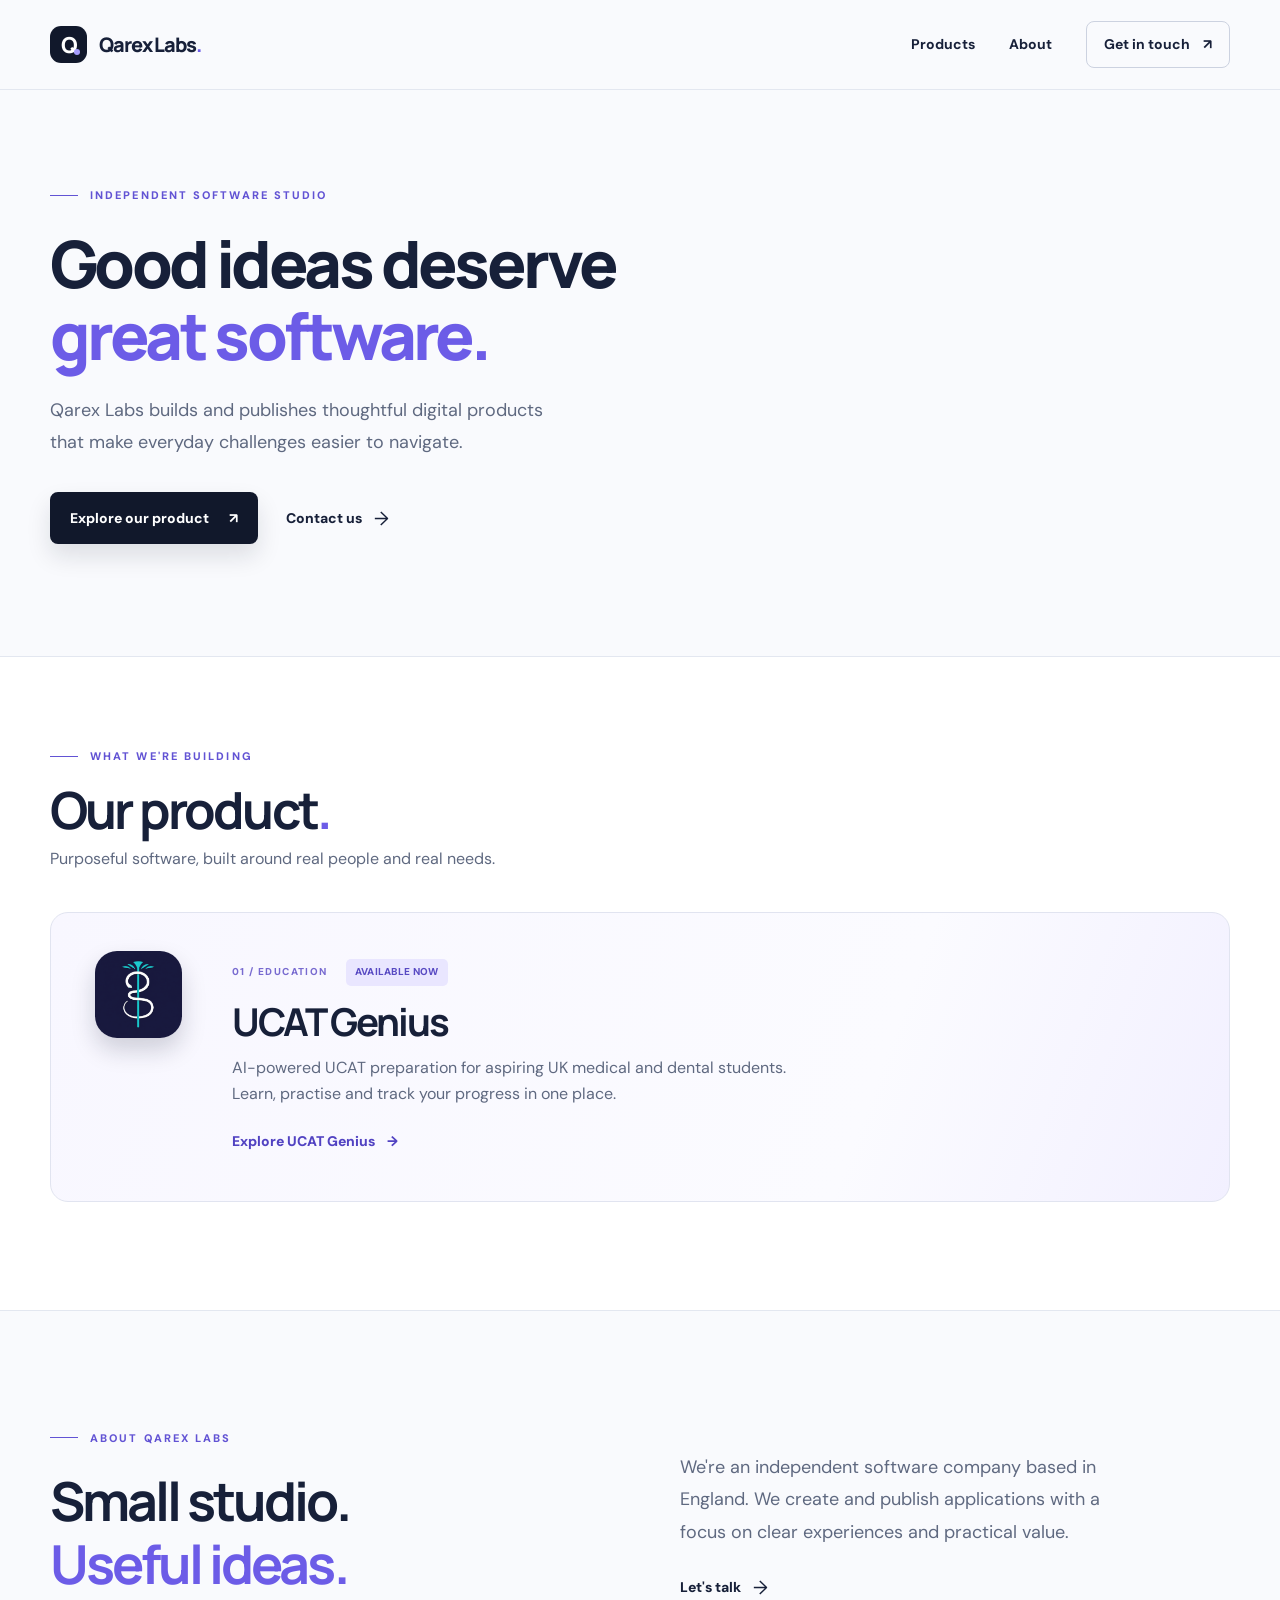
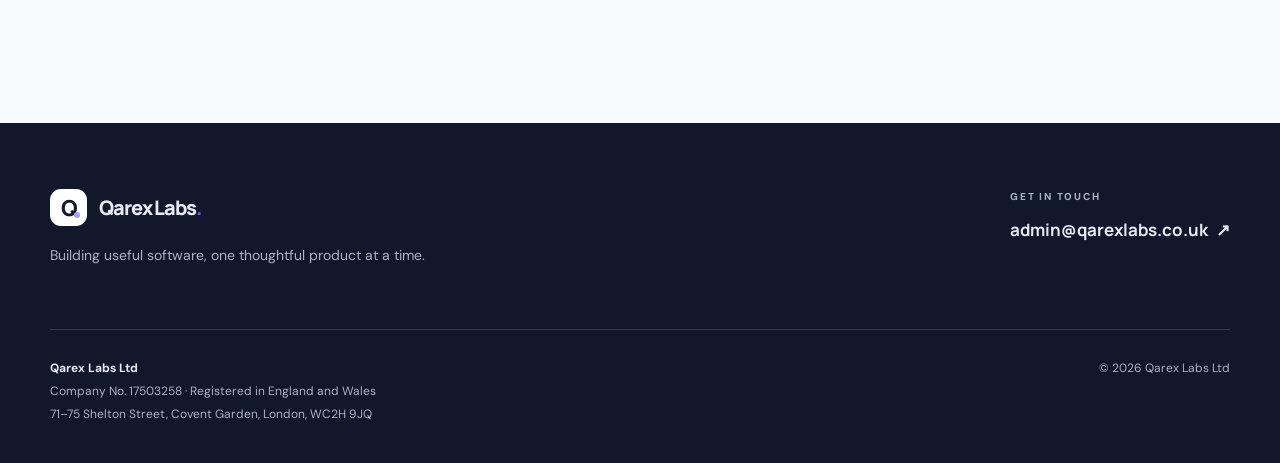
<file: index.html>
<!doctype html>
<html lang="en-GB">
  <head>
    <meta charset="utf-8">
    <meta name="viewport" content="width=device-width, initial-scale=1">
    <meta name="theme-color" content="#11182b">
    <meta name="description" content="Qarex Labs Ltd builds and publishes useful software products, including UCAT Genius.">
    <meta property="og:type" content="website">
    <meta property="og:title" content="Qarex Labs — Independent software studio">
    <meta property="og:description" content="We build and publish useful software products.">
    <meta property="og:url" content="https://qarexlabs.co.uk/">
    <link rel="canonical" href="https://qarexlabs.co.uk/">
    <link rel="icon" type="image/svg+xml" href="favicon.svg">
    <link rel="stylesheet" href="style.css">
    <title>Qarex Labs — Independent software studio</title>
  </head>
  <body>
    <a class="skip-link" href="#main">Skip to content</a>

    <header class="site-header">
      <div class="container header-inner">
        <a class="brand" href="/" aria-label="Qarex Labs home">
          <span class="brand-mark" aria-hidden="true">Q<span></span></span>
          <span>Qarex Labs<span class="brand-dot">.</span></span>
        </a>
        <nav class="site-nav" aria-label="Main navigation">
          <details class="nav-products">
            <summary>Products</summary>
            <div class="nav-products-menu">
              <a href="/ucatgenius">UCAT Genius</a>
            </div>
          </details>
          <a href="#about">About</a>
          <a class="nav-contact" href="mailto:admin@qarexlabs.co.uk">Get in touch <span aria-hidden="true">↗</span></a>
        </nav>
      </div>
    </header>

    <main id="main">
      <section class="hero container" aria-labelledby="hero-title">
        <div class="hero-copy">
          <p class="eyebrow"><span class="eyebrow-line"></span> Independent software studio</p>
          <h1 id="hero-title">Good ideas deserve <em>great software.</em></h1>
          <p class="hero-lead">Qarex Labs builds and publishes thoughtful digital products that make everyday challenges easier to navigate.</p>
          <div class="hero-actions">
            <a class="button button-primary" href="#product">Explore our product <span aria-hidden="true">↗</span></a>
            <a class="text-link" href="mailto:admin@qarexlabs.co.uk">Contact us <span aria-hidden="true">→</span></a>
          </div>
        </div>
      </section>

      <section class="product-section" id="product" aria-labelledby="product-title">
        <div class="container">
          <div class="section-heading">
            <p class="eyebrow"><span class="eyebrow-line"></span> What we're building</p>
            <h2 id="product-title">Our product<span class="accent">.</span></h2>
            <p>Purposeful software, built around real people and real needs.</p>
          </div>
          <article class="product-card">
            <div class="product-icon" aria-hidden="true"><img src="/ucatgenius-icon.png" alt=""></div>
            <div class="product-content">
              <div class="product-meta"><span>01 / EDUCATION</span><span class="product-status">Available now</span></div>
              <h3>UCAT Genius</h3>
              <p>AI-powered UCAT preparation for aspiring UK medical and dental students. Learn, practise and track your progress in one place.</p>
              <a class="product-link" href="/ucatgenius">Explore UCAT Genius <span aria-hidden="true">→</span></a>
            </div>
          </article>
        </div>
      </section>

      <section class="about-section container" id="about" aria-labelledby="about-title">
        <div>
          <p class="eyebrow"><span class="eyebrow-line"></span> About Qarex Labs</p>
          <h2 id="about-title">Small studio.<br><em>Useful ideas.</em></h2>
        </div>
        <div class="about-copy">
          <p>We're an independent software company based in England. We create and publish applications with a focus on clear experiences and practical value.</p>
          <a class="text-link" href="mailto:admin@qarexlabs.co.uk">Let's talk <span aria-hidden="true">→</span></a>
        </div>
      </section>
    </main>

    <footer class="site-footer">
      <div class="container footer-top">
        <div>
          <a class="brand footer-brand" href="/" aria-label="Qarex Labs home">
            <span class="brand-mark" aria-hidden="true">Q<span></span></span>
            <span>Qarex Labs<span class="brand-dot">.</span></span>
          </a>
          <p>Building useful software, one thoughtful product at a time.</p>
        </div>
        <div class="footer-contact">
          <span>GET IN TOUCH</span>
          <a href="mailto:admin@qarexlabs.co.uk">admin@qarexlabs.co.uk <span aria-hidden="true">↗</span></a>
        </div>
      </div>
      <div class="container footer-bottom">
        <div>
          <strong>Qarex Labs Ltd</strong>
          <span><a class="company-link" href="https://find-and-update.company-information.service.gov.uk/company/17503258">Company No. 17503258</a> · Registered in England and Wales</span>
          <address>71–75 Shelton Street, Covent Garden, London, WC2H 9JQ</address>
        </div>
        <div class="footer-end">
          <span>© 2026 Qarex Labs Ltd</span>
        </div>
      </div>
    </footer>
    <script src="/products-menu.js"></script>
  </body>
</html>
</file>
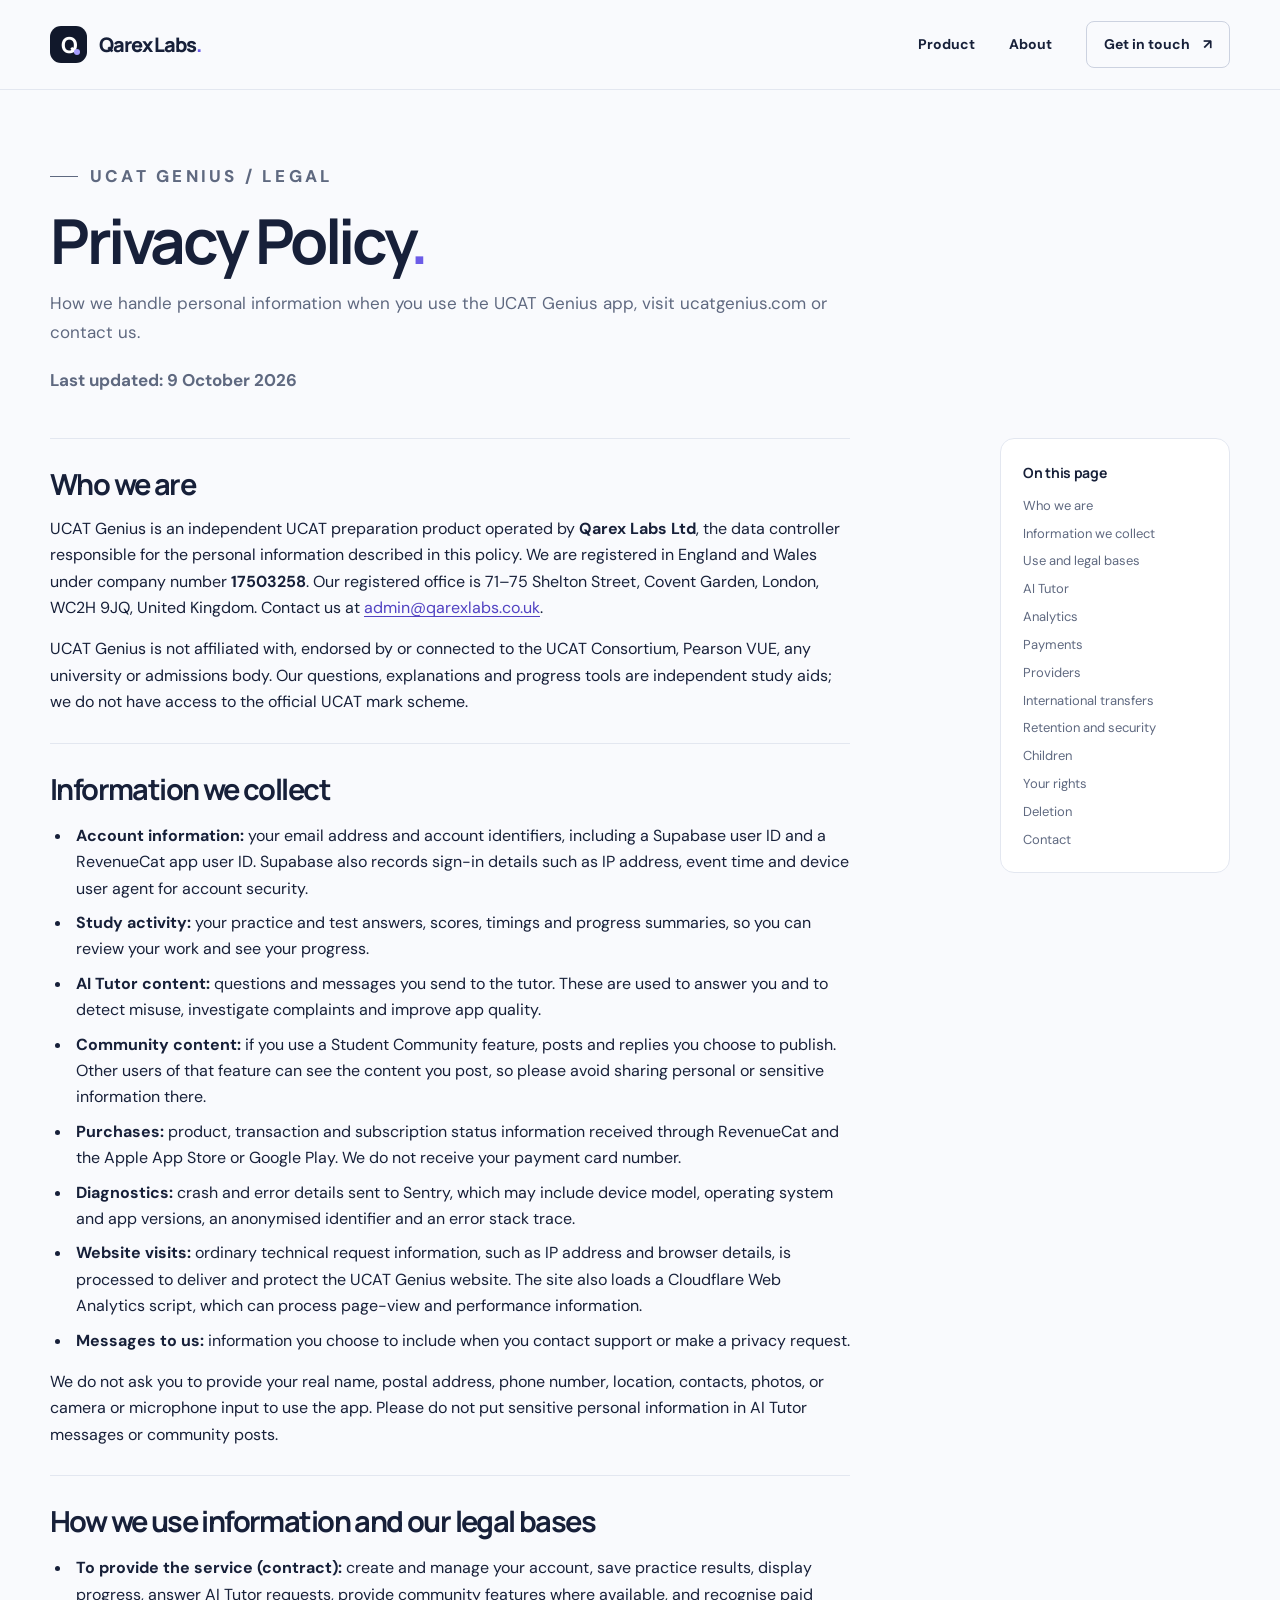
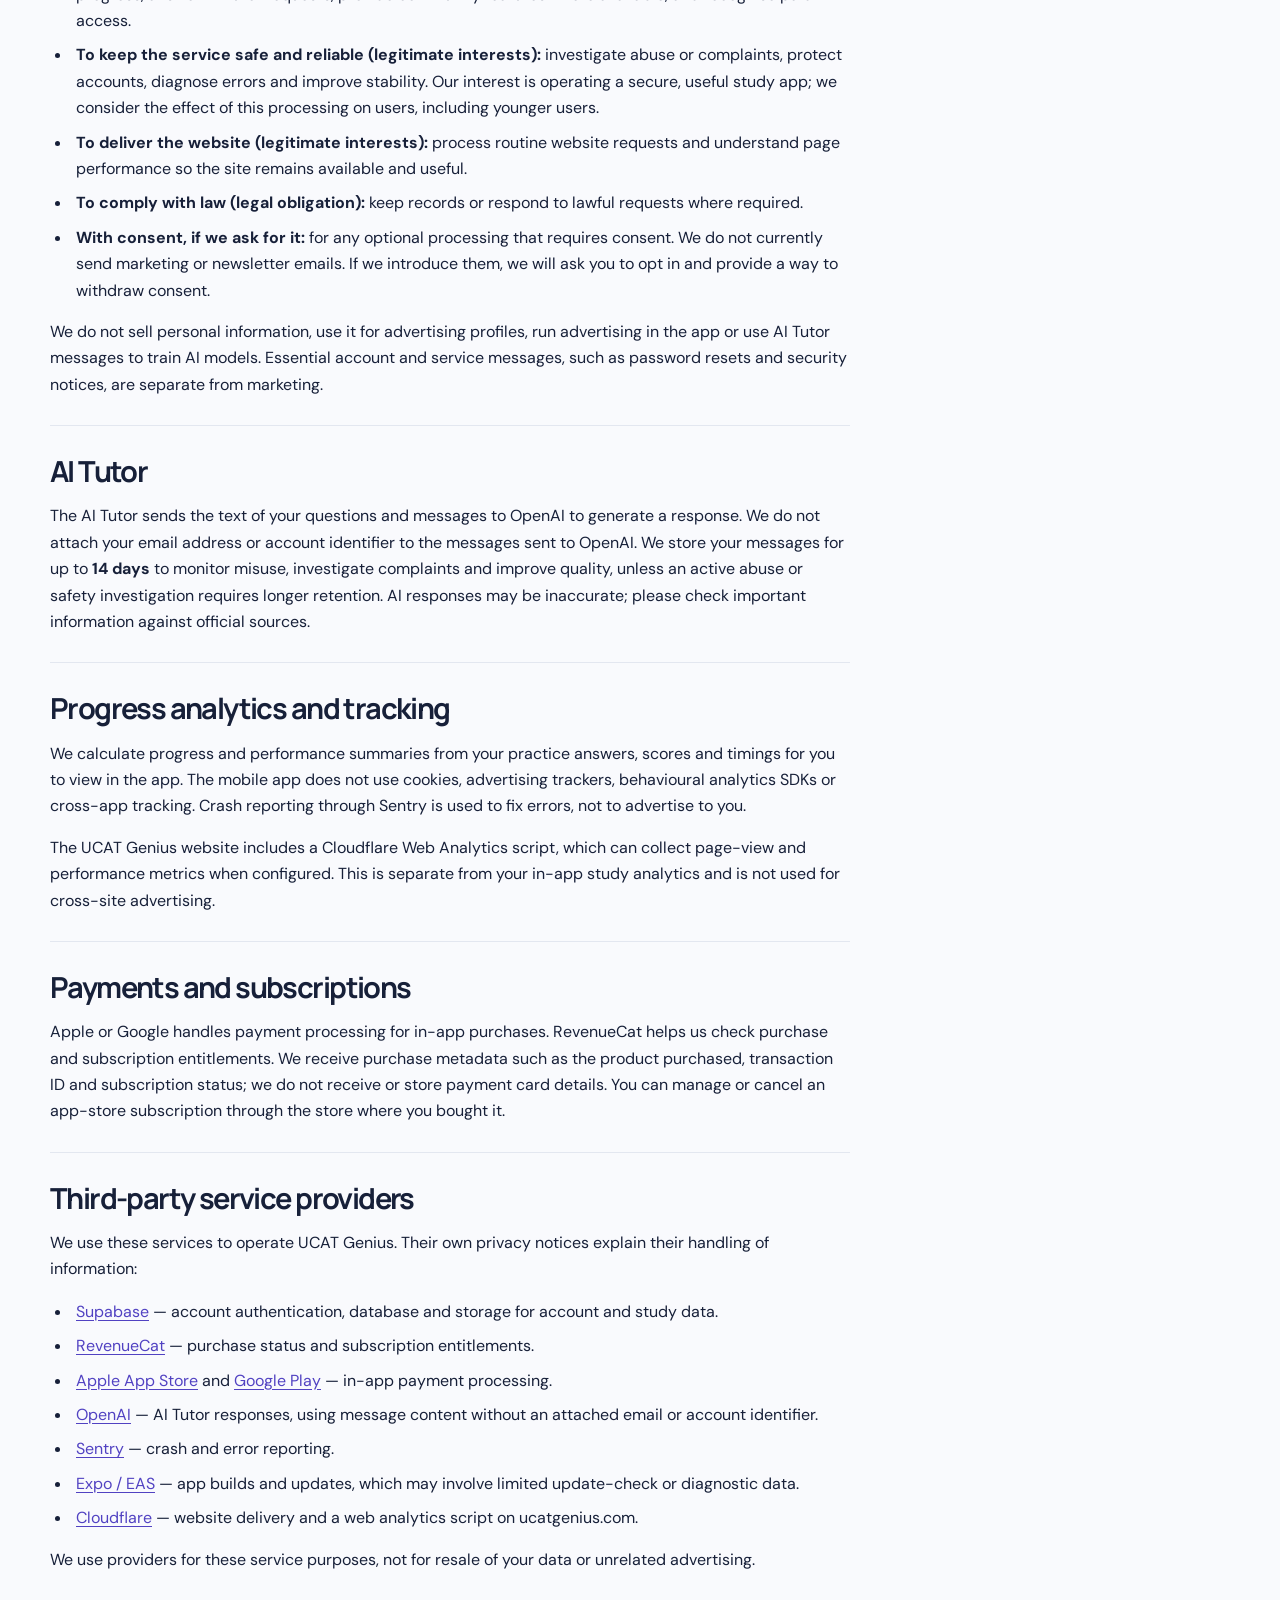
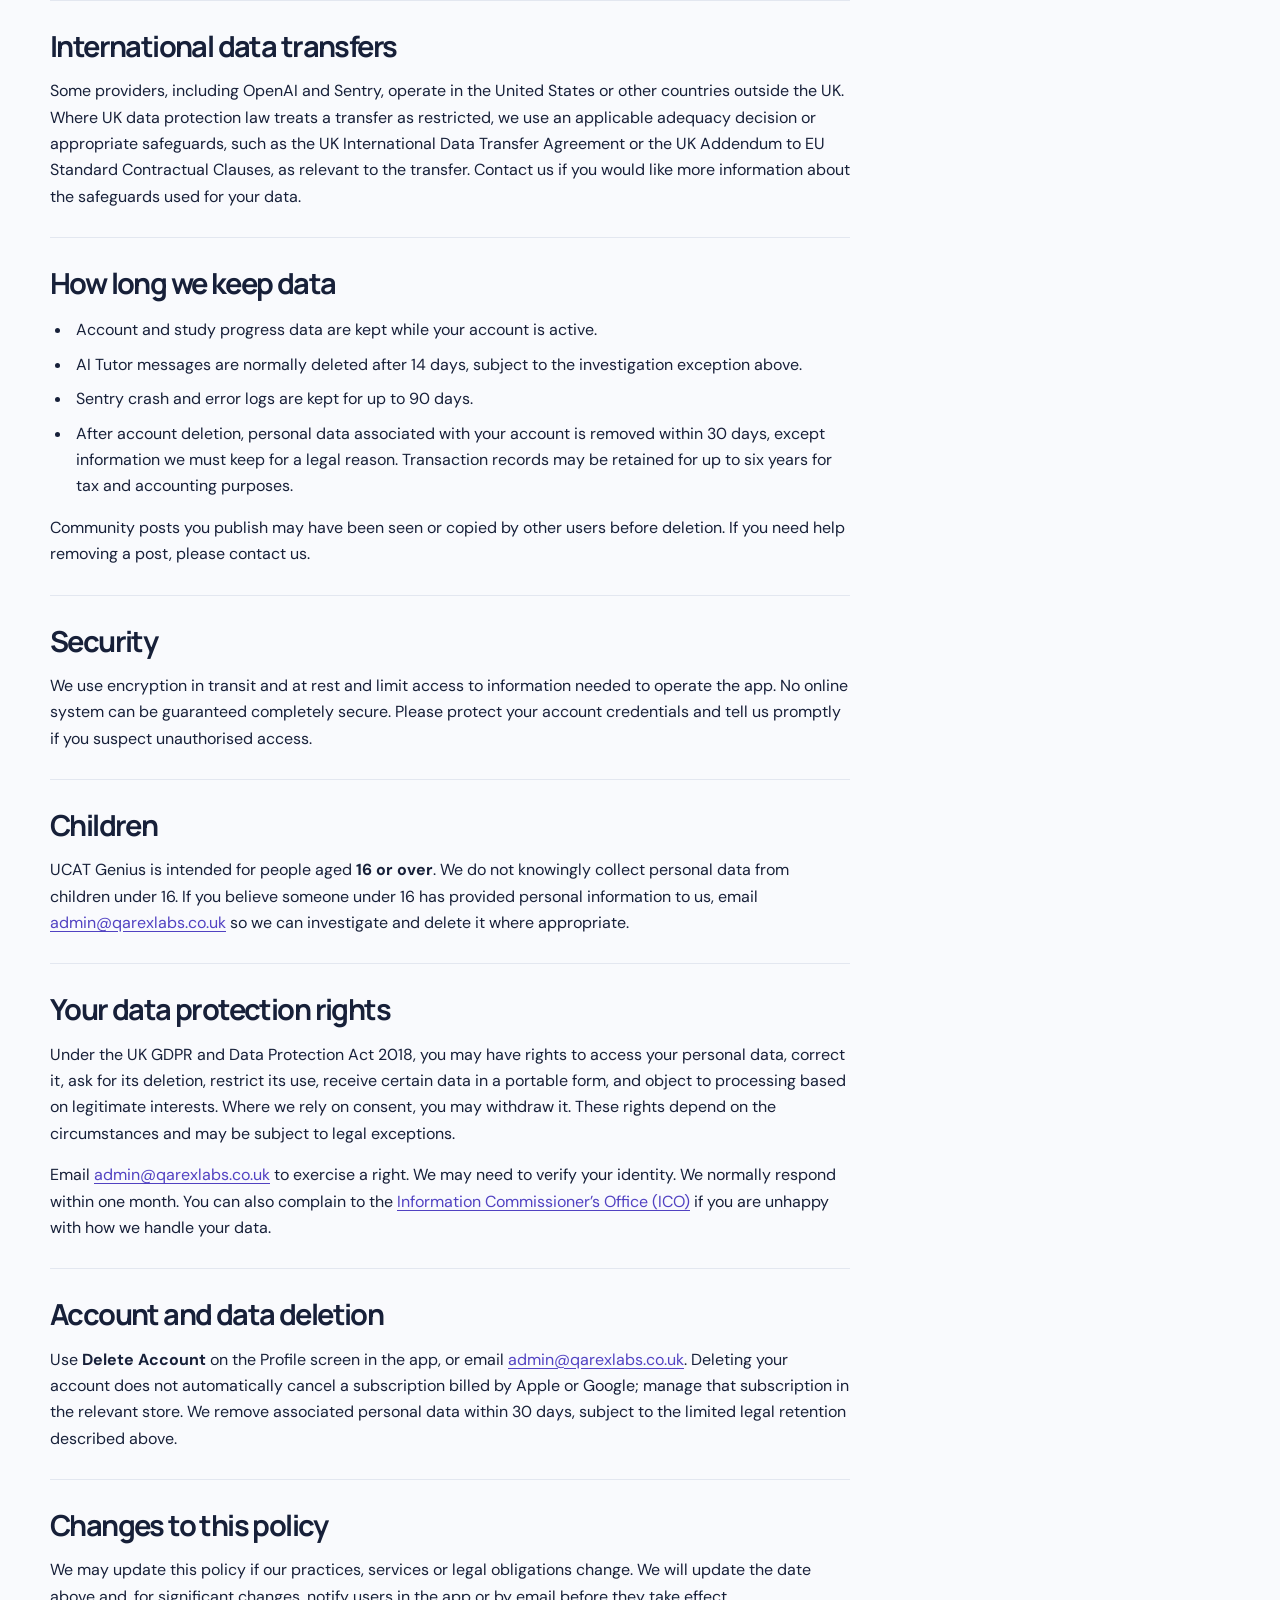
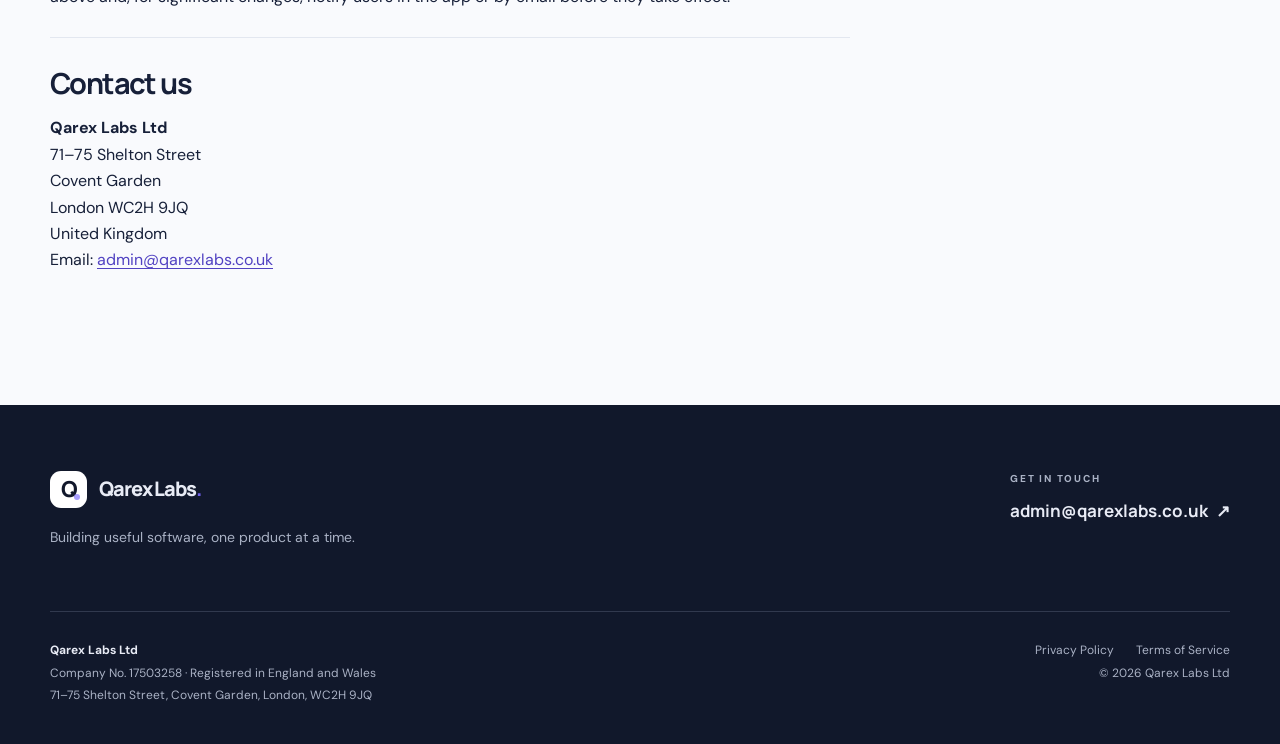
<file: privacy.html>
<!doctype html>
<html lang="en-GB">
  <head>
    <meta charset="utf-8">
    <meta name="viewport" content="width=device-width, initial-scale=1">
    <meta name="theme-color" content="#11182b">
    <meta name="description" content="How Qarex Labs Ltd handles personal data when you use UCAT Genius.">
    <link rel="canonical" href="https://qarexlabs.co.uk/privacy">
    <link rel="icon" type="image/svg+xml" href="/favicon.svg">
    <link rel="stylesheet" href="/style.css">
    <title>Privacy Policy | UCAT Genius | Qarex Labs</title>
  </head>
  <body>
    <a class="skip-link" href="#main">Skip to content</a>
    <header class="site-header">
      <div class="container header-inner">
        <a class="brand" href="/" aria-label="Qarex Labs home">
          <span class="brand-mark" aria-hidden="true">Q<span></span></span>
          <span>Qarex Labs<span class="brand-dot">.</span></span>
        </a>
        <nav class="site-nav" aria-label="Main navigation">
          <a href="/#product">Product</a>
          <a href="/#about">About</a>
          <a class="nav-contact" href="mailto:admin@qarexlabs.co.uk">Get in touch <span aria-hidden="true">↗</span></a>
        </nav>
      </div>
    </header>

    <main id="main" class="legal-page container">
      <div class="legal-intro">
        <p class="eyebrow"><span class="eyebrow-line"></span> UCAT Genius / Legal</p>
        <h1>Privacy Policy<span class="accent">.</span></h1>
        <p>How we handle personal information when you use the UCAT Genius app, visit <a href="https://ucatgenius.com/">ucatgenius.com</a> or contact us.</p>
        <p class="legal-updated">Last updated: <time datetime="2026-10-09">9 October 2026</time></p>
      </div>
      <div class="legal-layout">
        <article class="legal-content">
          <section id="who-we-are">
            <h2>Who we are</h2>
            <p>UCAT Genius is an independent UCAT preparation product operated by <strong>Qarex Labs Ltd</strong>, the data controller responsible for the personal information described in this policy. We are registered in England and Wales under company number <strong>17503258</strong>. Our registered office is 71–75 Shelton Street, Covent Garden, London, WC2H 9JQ, United Kingdom. Contact us at <a href="mailto:admin@qarexlabs.co.uk">admin@qarexlabs.co.uk</a>.</p>
            <p>UCAT Genius is not affiliated with, endorsed by or connected to the UCAT Consortium, Pearson VUE, any university or admissions body. Our questions, explanations and progress tools are independent study aids; we do not have access to the official UCAT mark scheme.</p>
          </section>

          <section id="information">
            <h2>Information we collect</h2>
            <ul>
              <li><strong>Account information:</strong> your email address and account identifiers, including a Supabase user ID and a RevenueCat app user ID. Supabase also records sign-in details such as IP address, event time and device user agent for account security.</li>
              <li><strong>Study activity:</strong> your practice and test answers, scores, timings and progress summaries, so you can review your work and see your progress.</li>
              <li><strong>AI Tutor content:</strong> questions and messages you send to the tutor. These are used to answer you and to detect misuse, investigate complaints and improve app quality.</li>
              <li><strong>Community content:</strong> if you use a Student Community feature, posts and replies you choose to publish. Other users of that feature can see the content you post, so please avoid sharing personal or sensitive information there.</li>
              <li><strong>Purchases:</strong> product, transaction and subscription status information received through RevenueCat and the Apple App Store or Google Play. We do not receive your payment card number.</li>
              <li><strong>Diagnostics:</strong> crash and error details sent to Sentry, which may include device model, operating system and app versions, an anonymised identifier and an error stack trace.</li>
              <li><strong>Website visits:</strong> ordinary technical request information, such as IP address and browser details, is processed to deliver and protect the UCAT Genius website. The site also loads a Cloudflare Web Analytics script, which can process page-view and performance information.</li>
              <li><strong>Messages to us:</strong> information you choose to include when you contact support or make a privacy request.</li>
            </ul>
            <p>We do not ask you to provide your real name, postal address, phone number, location, contacts, photos, or camera or microphone input to use the app. Please do not put sensitive personal information in AI Tutor messages or community posts.</p>
          </section>

          <section id="use-and-bases">
            <h2>How we use information and our legal bases</h2>
            <ul>
              <li><strong>To provide the service (contract):</strong> create and manage your account, save practice results, display progress, answer AI Tutor requests, provide community features where available, and recognise paid access.</li>
              <li><strong>To keep the service safe and reliable (legitimate interests):</strong> investigate abuse or complaints, protect accounts, diagnose errors and improve stability. Our interest is operating a secure, useful study app; we consider the effect of this processing on users, including younger users.</li>
              <li><strong>To deliver the website (legitimate interests):</strong> process routine website requests and understand page performance so the site remains available and useful.</li>
              <li><strong>To comply with law (legal obligation):</strong> keep records or respond to lawful requests where required.</li>
              <li><strong>With consent, if we ask for it:</strong> for any optional processing that requires consent. We do not currently send marketing or newsletter emails. If we introduce them, we will ask you to opt in and provide a way to withdraw consent.</li>
            </ul>
            <p>We do not sell personal information, use it for advertising profiles, run advertising in the app or use AI Tutor messages to train AI models. Essential account and service messages, such as password resets and security notices, are separate from marketing.</p>
          </section>

          <section id="ai">
            <h2>AI Tutor</h2>
            <p>The AI Tutor sends the text of your questions and messages to OpenAI to generate a response. We do not attach your email address or account identifier to the messages sent to OpenAI. We store your messages for up to <strong>14 days</strong> to monitor misuse, investigate complaints and improve quality, unless an active abuse or safety investigation requires longer retention. AI responses may be inaccurate; please check important information against official sources.</p>
          </section>

          <section id="analytics">
            <h2>Progress analytics and tracking</h2>
            <p>We calculate progress and performance summaries from your practice answers, scores and timings for you to view in the app. The mobile app does not use cookies, advertising trackers, behavioural analytics SDKs or cross-app tracking. Crash reporting through Sentry is used to fix errors, not to advertise to you.</p>
            <p>The UCAT Genius website includes a Cloudflare Web Analytics script, which can collect page-view and performance metrics when configured. This is separate from your in-app study analytics and is not used for cross-site advertising.</p>
          </section>

          <section id="payments">
            <h2>Payments and subscriptions</h2>
            <p>Apple or Google handles payment processing for in-app purchases. RevenueCat helps us check purchase and subscription entitlements. We receive purchase metadata such as the product purchased, transaction ID and subscription status; we do not receive or store payment card details. You can manage or cancel an app-store subscription through the store where you bought it.</p>
          </section>

          <section id="providers">
            <h2>Third-party service providers</h2>
            <p>We use these services to operate UCAT Genius. Their own privacy notices explain their handling of information:</p>
            <ul>
              <li><a href="https://supabase.com/privacy">Supabase</a> — account authentication, database and storage for account and study data.</li>
              <li><a href="https://www.revenuecat.com/privacy">RevenueCat</a> — purchase status and subscription entitlements.</li>
              <li><a href="https://www.apple.com/legal/privacy/">Apple App Store</a> and <a href="https://policies.google.com/privacy">Google Play</a> — in-app payment processing.</li>
              <li><a href="https://openai.com/policies/privacy-policy/">OpenAI</a> — AI Tutor responses, using message content without an attached email or account identifier.</li>
              <li><a href="https://sentry.io/privacy/">Sentry</a> — crash and error reporting.</li>
              <li><a href="https://expo.dev/privacy">Expo / EAS</a> — app builds and updates, which may involve limited update-check or diagnostic data.</li>
              <li><a href="https://www.cloudflare.com/privacypolicy/">Cloudflare</a> — website delivery and a web analytics script on ucatgenius.com.</li>
            </ul>
            <p>We use providers for these service purposes, not for resale of your data or unrelated advertising.</p>
          </section>

          <section id="transfers">
            <h2>International data transfers</h2>
            <p>Some providers, including OpenAI and Sentry, operate in the United States or other countries outside the UK. Where UK data protection law treats a transfer as restricted, we use an applicable adequacy decision or appropriate safeguards, such as the UK International Data Transfer Agreement or the UK Addendum to EU Standard Contractual Clauses, as relevant to the transfer. Contact us if you would like more information about the safeguards used for your data.</p>
          </section>

          <section id="retention">
            <h2>How long we keep data</h2>
            <ul>
              <li>Account and study progress data are kept while your account is active.</li>
              <li>AI Tutor messages are normally deleted after 14 days, subject to the investigation exception above.</li>
              <li>Sentry crash and error logs are kept for up to 90 days.</li>
              <li>After account deletion, personal data associated with your account is removed within 30 days, except information we must keep for a legal reason. Transaction records may be retained for up to six years for tax and accounting purposes.</li>
            </ul>
            <p>Community posts you publish may have been seen or copied by other users before deletion. If you need help removing a post, please contact us.</p>
          </section>

          <section id="security">
            <h2>Security</h2>
            <p>We use encryption in transit and at rest and limit access to information needed to operate the app. No online system can be guaranteed completely secure. Please protect your account credentials and tell us promptly if you suspect unauthorised access.</p>
          </section>

          <section id="children">
            <h2>Children</h2>
            <p>UCAT Genius is intended for people aged <strong>16 or over</strong>. We do not knowingly collect personal data from children under 16. If you believe someone under 16 has provided personal information to us, email <a href="mailto:admin@qarexlabs.co.uk">admin@qarexlabs.co.uk</a> so we can investigate and delete it where appropriate.</p>
          </section>

          <section id="rights">
            <h2>Your data protection rights</h2>
            <p>Under the UK GDPR and Data Protection Act 2018, you may have rights to access your personal data, correct it, ask for its deletion, restrict its use, receive certain data in a portable form, and object to processing based on legitimate interests. Where we rely on consent, you may withdraw it. These rights depend on the circumstances and may be subject to legal exceptions.</p>
            <p>Email <a href="mailto:admin@qarexlabs.co.uk">admin@qarexlabs.co.uk</a> to exercise a right. We may need to verify your identity. We normally respond within one month. You can also complain to the <a href="https://ico.org.uk/make-a-complaint/">Information Commissioner’s Office (ICO)</a> if you are unhappy with how we handle your data.</p>
          </section>

          <section id="deletion">
            <h2>Account and data deletion</h2>
            <p>Use <strong>Delete Account</strong> on the Profile screen in the app, or email <a href="mailto:admin@qarexlabs.co.uk">admin@qarexlabs.co.uk</a>. Deleting your account does not automatically cancel a subscription billed by Apple or Google; manage that subscription in the relevant store. We remove associated personal data within 30 days, subject to the limited legal retention described above.</p>
          </section>

          <section id="changes">
            <h2>Changes to this policy</h2>
            <p>We may update this policy if our practices, services or legal obligations change. We will update the date above and, for significant changes, notify users in the app or by email before they take effect.</p>
          </section>

          <section id="contact">
            <h2>Contact us</h2>
            <address><strong>Qarex Labs Ltd</strong><br>71–75 Shelton Street<br>Covent Garden<br>London WC2H 9JQ<br>United Kingdom</address>
            <p>Email: <a href="mailto:admin@qarexlabs.co.uk">admin@qarexlabs.co.uk</a></p>
          </section>
        </article>
        <aside class="legal-aside" aria-label="On this page">
          <h2>On this page</h2>
          <nav aria-label="Privacy Policy sections">
            <a href="#who-we-are">Who we are</a>
            <a href="#information">Information we collect</a>
            <a href="#use-and-bases">Use and legal bases</a>
            <a href="#ai">AI Tutor</a>
            <a href="#analytics">Analytics</a>
            <a href="#payments">Payments</a>
            <a href="#providers">Providers</a>
            <a href="#transfers">International transfers</a>
            <a href="#retention">Retention and security</a>
            <a href="#children">Children</a>
            <a href="#rights">Your rights</a>
            <a href="#deletion">Deletion</a>
            <a href="#contact">Contact</a>
          </nav>
        </aside>
      </div>
    </main>

    <footer class="site-footer">
      <div class="container footer-top">
        <div>
          <a class="brand footer-brand" href="/" aria-label="Qarex Labs home">
            <span class="brand-mark" aria-hidden="true">Q<span></span></span>
            <span>Qarex Labs<span class="brand-dot">.</span></span>
          </a>
          <p>Building useful software, one product at a time.</p>
        </div>
        <div class="footer-contact">
          <span>GET IN TOUCH</span>
          <a href="mailto:admin@qarexlabs.co.uk">admin@qarexlabs.co.uk <span aria-hidden="true">↗</span></a>
        </div>
      </div>
      <div class="container footer-bottom">
        <div>
          <strong>Qarex Labs Ltd</strong>
          <span><a class="company-link" href="https://find-and-update.company-information.service.gov.uk/company/17503258">Company No. 17503258</a> · Registered in England and Wales</span>
          <address>71–75 Shelton Street, Covent Garden, London, WC2H 9JQ</address>
        </div>
        <div class="footer-end">
          <nav class="footer-legal" aria-label="Legal">
            <a href="/privacy" aria-current="page">Privacy Policy</a>
            <a href="/terms">Terms of Service</a>
          </nav>
          <span>© 2026 Qarex Labs Ltd</span>
        </div>
      </div>
    </footer>
  </body>
</html>
</file>
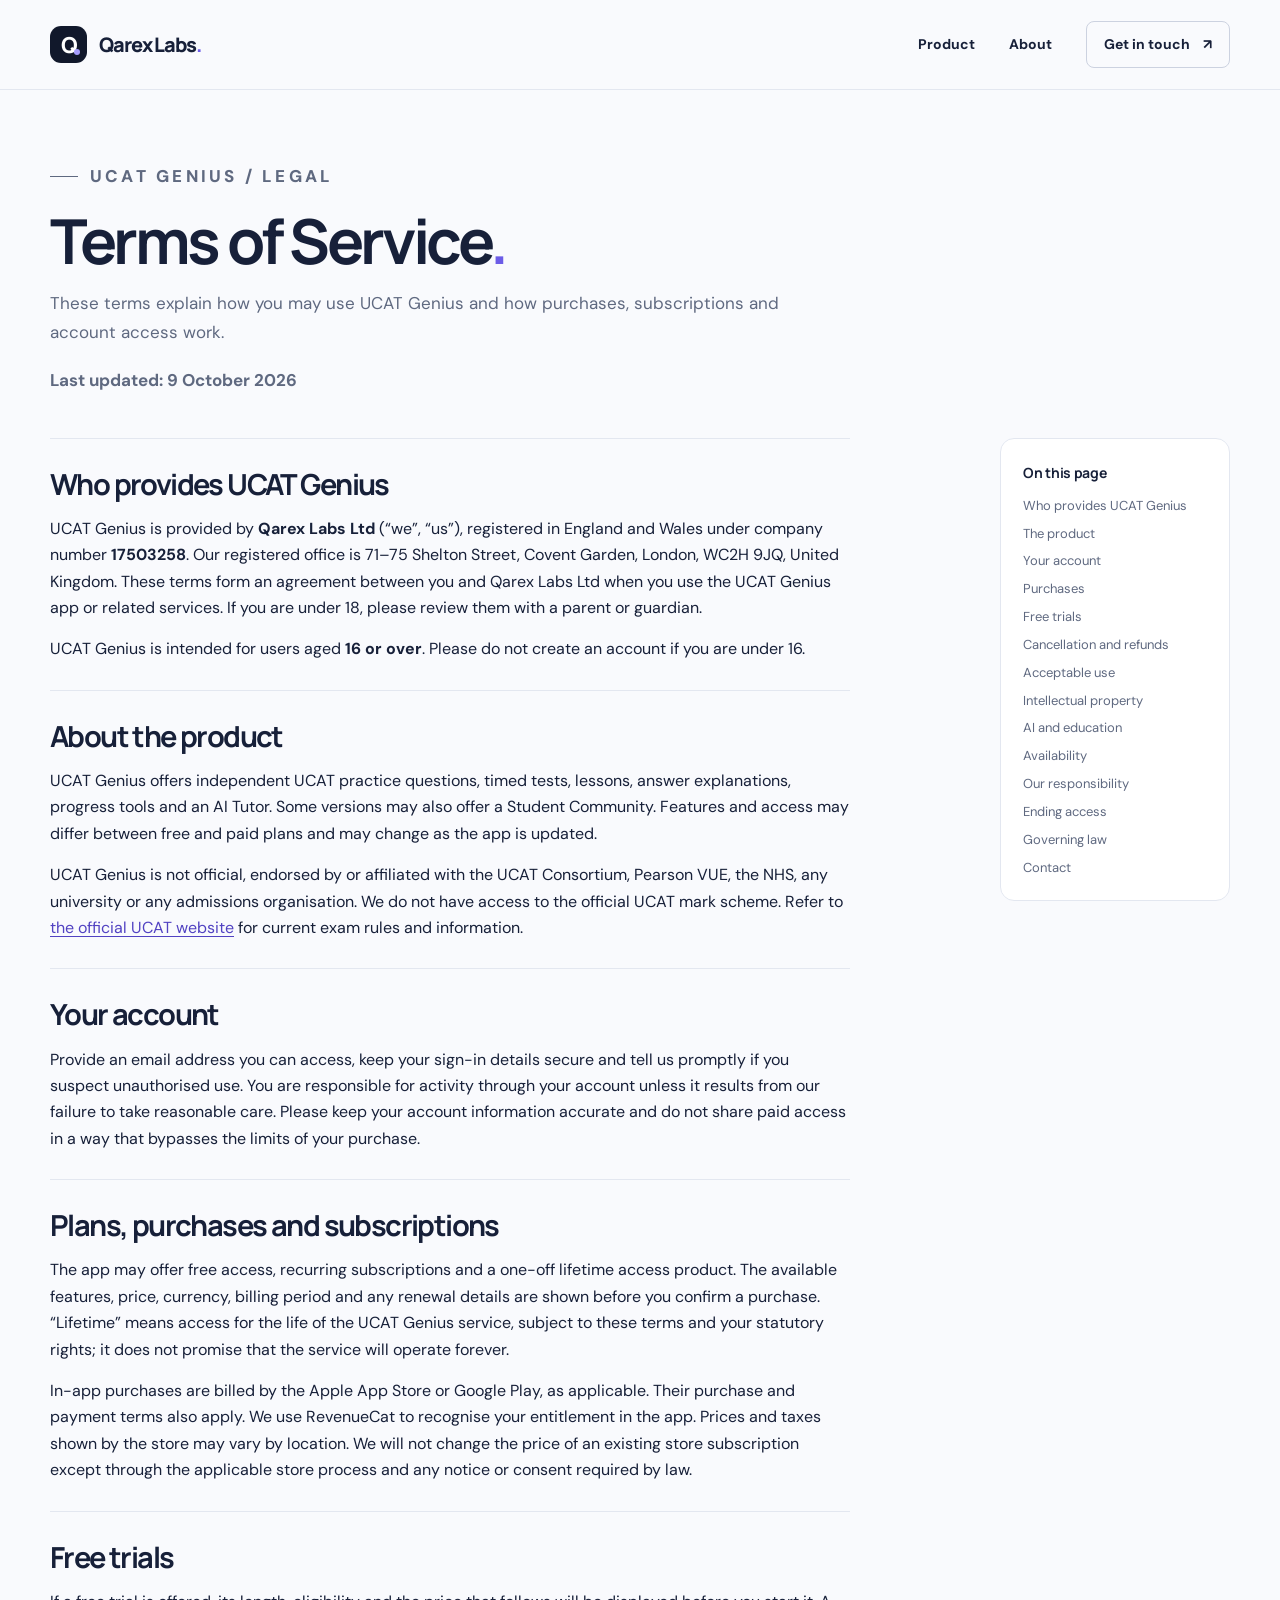
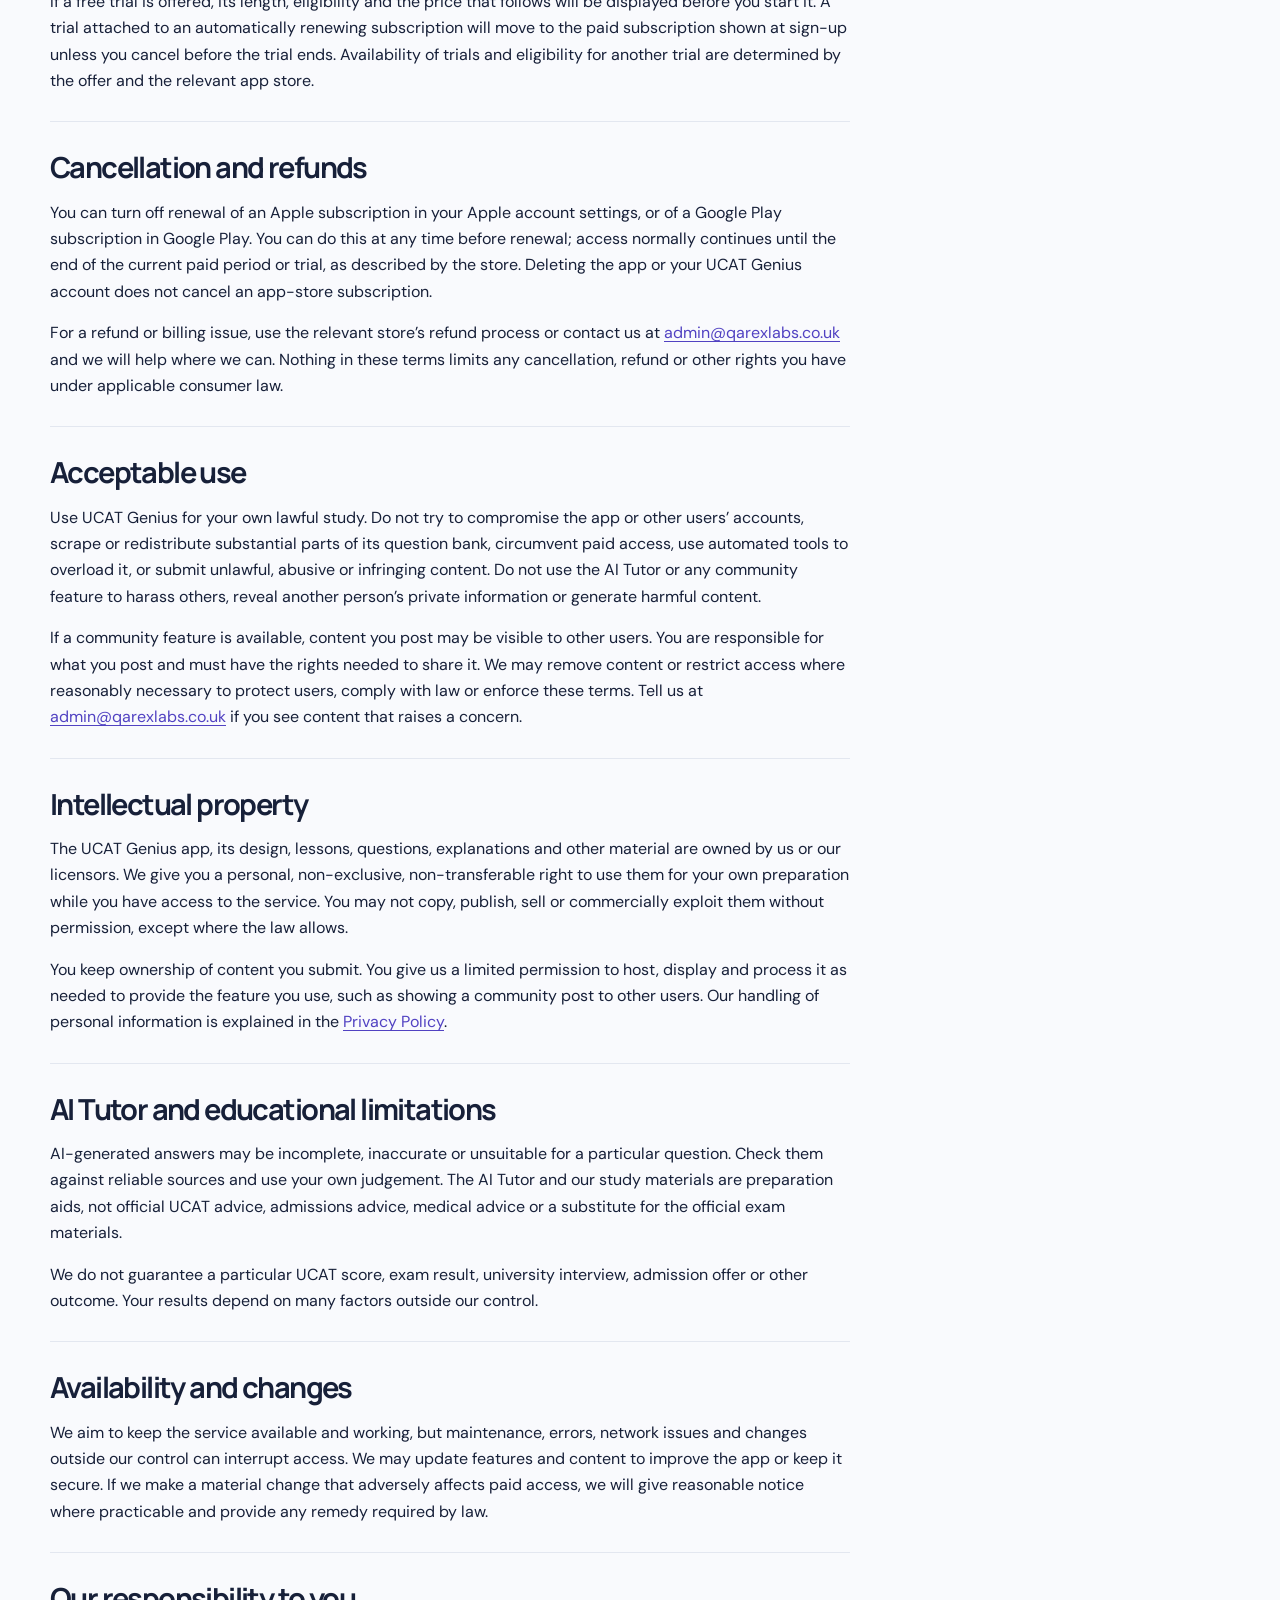
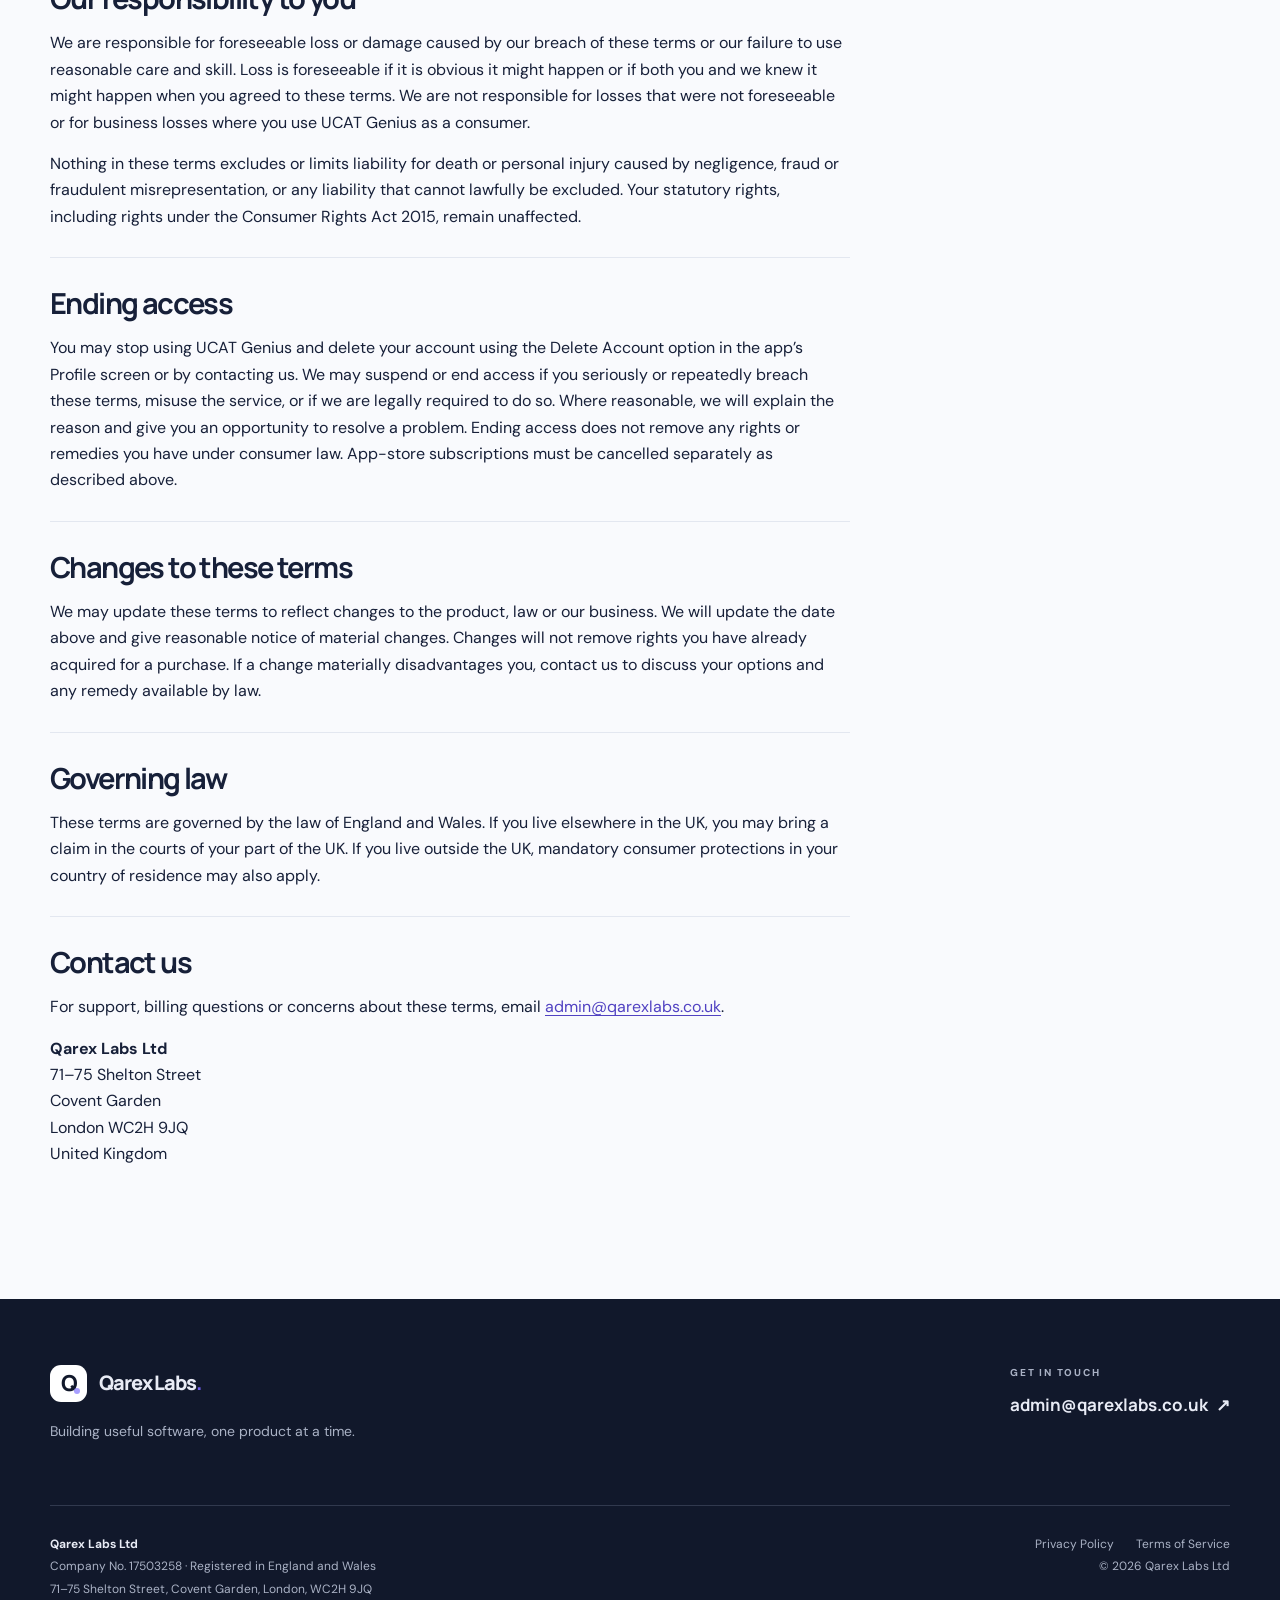
<file: terms.html>
<!doctype html>
<html lang="en-GB">
  <head>
    <meta charset="utf-8">
    <meta name="viewport" content="width=device-width, initial-scale=1">
    <meta name="theme-color" content="#11182b">
    <meta name="description" content="Terms of Service for UCAT Genius, operated by Qarex Labs Ltd.">
    <link rel="canonical" href="https://qarexlabs.co.uk/terms">
    <link rel="icon" type="image/svg+xml" href="/favicon.svg">
    <link rel="stylesheet" href="/style.css">
    <title>Terms of Service | UCAT Genius | Qarex Labs</title>
  </head>
  <body>
    <a class="skip-link" href="#main">Skip to content</a>
    <header class="site-header">
      <div class="container header-inner">
        <a class="brand" href="/" aria-label="Qarex Labs home">
          <span class="brand-mark" aria-hidden="true">Q<span></span></span>
          <span>Qarex Labs<span class="brand-dot">.</span></span>
        </a>
        <nav class="site-nav" aria-label="Main navigation">
          <a href="/#product">Product</a>
          <a href="/#about">About</a>
          <a class="nav-contact" href="mailto:admin@qarexlabs.co.uk">Get in touch <span aria-hidden="true">↗</span></a>
        </nav>
      </div>
    </header>

    <main id="main" class="legal-page container">
      <div class="legal-intro">
        <p class="eyebrow"><span class="eyebrow-line"></span> UCAT Genius / Legal</p>
        <h1>Terms of Service<span class="accent">.</span></h1>
        <p>These terms explain how you may use UCAT Genius and how purchases, subscriptions and account access work.</p>
        <p class="legal-updated">Last updated: <time datetime="2026-10-09">9 October 2026</time></p>
      </div>
      <div class="legal-layout">
        <article class="legal-content">
          <section id="agreement">
            <h2>Who provides UCAT Genius</h2>
            <p>UCAT Genius is provided by <strong>Qarex Labs Ltd</strong> (“we”, “us”), registered in England and Wales under company number <strong>17503258</strong>. Our registered office is 71–75 Shelton Street, Covent Garden, London, WC2H 9JQ, United Kingdom. These terms form an agreement between you and Qarex Labs Ltd when you use the UCAT Genius app or related services. If you are under 18, please review them with a parent or guardian.</p>
            <p>UCAT Genius is intended for users aged <strong>16 or over</strong>. Please do not create an account if you are under 16.</p>
          </section>

          <section id="product">
            <h2>About the product</h2>
            <p>UCAT Genius offers independent UCAT practice questions, timed tests, lessons, answer explanations, progress tools and an AI Tutor. Some versions may also offer a Student Community. Features and access may differ between free and paid plans and may change as the app is updated.</p>
            <p>UCAT Genius is not official, endorsed by or affiliated with the UCAT Consortium, Pearson VUE, the NHS, any university or any admissions organisation. We do not have access to the official UCAT mark scheme. Refer to <a href="https://www.ucat.ac.uk/">the official UCAT website</a> for current exam rules and information.</p>
          </section>

          <section id="account">
            <h2>Your account</h2>
            <p>Provide an email address you can access, keep your sign-in details secure and tell us promptly if you suspect unauthorised use. You are responsible for activity through your account unless it results from our failure to take reasonable care. Please keep your account information accurate and do not share paid access in a way that bypasses the limits of your purchase.</p>
          </section>

          <section id="purchases">
            <h2>Plans, purchases and subscriptions</h2>
            <p>The app may offer free access, recurring subscriptions and a one-off lifetime access product. The available features, price, currency, billing period and any renewal details are shown before you confirm a purchase. “Lifetime” means access for the life of the UCAT Genius service, subject to these terms and your statutory rights; it does not promise that the service will operate forever.</p>
            <p>In-app purchases are billed by the Apple App Store or Google Play, as applicable. Their purchase and payment terms also apply. We use RevenueCat to recognise your entitlement in the app. Prices and taxes shown by the store may vary by location. We will not change the price of an existing store subscription except through the applicable store process and any notice or consent required by law.</p>
          </section>

          <section id="trials">
            <h2>Free trials</h2>
            <p>If a free trial is offered, its length, eligibility and the price that follows will be displayed before you start it. A trial attached to an automatically renewing subscription will move to the paid subscription shown at sign-up unless you cancel before the trial ends. Availability of trials and eligibility for another trial are determined by the offer and the relevant app store.</p>
          </section>

          <section id="cancellation">
            <h2>Cancellation and refunds</h2>
            <p>You can turn off renewal of an Apple subscription in your Apple account settings, or of a Google Play subscription in Google Play. You can do this at any time before renewal; access normally continues until the end of the current paid period or trial, as described by the store. Deleting the app or your UCAT Genius account does not cancel an app-store subscription.</p>
            <p>For a refund or billing issue, use the relevant store’s refund process or contact us at <a href="mailto:admin@qarexlabs.co.uk">admin@qarexlabs.co.uk</a> and we will help where we can. Nothing in these terms limits any cancellation, refund or other rights you have under applicable consumer law.</p>
          </section>

          <section id="acceptable-use">
            <h2>Acceptable use</h2>
            <p>Use UCAT Genius for your own lawful study. Do not try to compromise the app or other users’ accounts, scrape or redistribute substantial parts of its question bank, circumvent paid access, use automated tools to overload it, or submit unlawful, abusive or infringing content. Do not use the AI Tutor or any community feature to harass others, reveal another person’s private information or generate harmful content.</p>
            <p>If a community feature is available, content you post may be visible to other users. You are responsible for what you post and must have the rights needed to share it. We may remove content or restrict access where reasonably necessary to protect users, comply with law or enforce these terms. Tell us at <a href="mailto:admin@qarexlabs.co.uk">admin@qarexlabs.co.uk</a> if you see content that raises a concern.</p>
          </section>

          <section id="intellectual-property">
            <h2>Intellectual property</h2>
            <p>The UCAT Genius app, its design, lessons, questions, explanations and other material are owned by us or our licensors. We give you a personal, non-exclusive, non-transferable right to use them for your own preparation while you have access to the service. You may not copy, publish, sell or commercially exploit them without permission, except where the law allows.</p>
            <p>You keep ownership of content you submit. You give us a limited permission to host, display and process it as needed to provide the feature you use, such as showing a community post to other users. Our handling of personal information is explained in the <a href="/privacy">Privacy Policy</a>.</p>
          </section>

          <section id="ai-and-education">
            <h2>AI Tutor and educational limitations</h2>
            <p>AI-generated answers may be incomplete, inaccurate or unsuitable for a particular question. Check them against reliable sources and use your own judgement. The AI Tutor and our study materials are preparation aids, not official UCAT advice, admissions advice, medical advice or a substitute for the official exam materials.</p>
            <p>We do not guarantee a particular UCAT score, exam result, university interview, admission offer or other outcome. Your results depend on many factors outside our control.</p>
          </section>

          <section id="availability">
            <h2>Availability and changes</h2>
            <p>We aim to keep the service available and working, but maintenance, errors, network issues and changes outside our control can interrupt access. We may update features and content to improve the app or keep it secure. If we make a material change that adversely affects paid access, we will give reasonable notice where practicable and provide any remedy required by law.</p>
          </section>

          <section id="liability">
            <h2>Our responsibility to you</h2>
            <p>We are responsible for foreseeable loss or damage caused by our breach of these terms or our failure to use reasonable care and skill. Loss is foreseeable if it is obvious it might happen or if both you and we knew it might happen when you agreed to these terms. We are not responsible for losses that were not foreseeable or for business losses where you use UCAT Genius as a consumer.</p>
            <p>Nothing in these terms excludes or limits liability for death or personal injury caused by negligence, fraud or fraudulent misrepresentation, or any liability that cannot lawfully be excluded. Your statutory rights, including rights under the Consumer Rights Act 2015, remain unaffected.</p>
          </section>

          <section id="termination">
            <h2>Ending access</h2>
            <p>You may stop using UCAT Genius and delete your account using the Delete Account option in the app’s Profile screen or by contacting us. We may suspend or end access if you seriously or repeatedly breach these terms, misuse the service, or if we are legally required to do so. Where reasonable, we will explain the reason and give you an opportunity to resolve a problem. Ending access does not remove any rights or remedies you have under consumer law. App-store subscriptions must be cancelled separately as described above.</p>
          </section>

          <section id="changes">
            <h2>Changes to these terms</h2>
            <p>We may update these terms to reflect changes to the product, law or our business. We will update the date above and give reasonable notice of material changes. Changes will not remove rights you have already acquired for a purchase. If a change materially disadvantages you, contact us to discuss your options and any remedy available by law.</p>
          </section>

          <section id="law">
            <h2>Governing law</h2>
            <p>These terms are governed by the law of England and Wales. If you live elsewhere in the UK, you may bring a claim in the courts of your part of the UK. If you live outside the UK, mandatory consumer protections in your country of residence may also apply.</p>
          </section>

          <section id="contact">
            <h2>Contact us</h2>
            <p>For support, billing questions or concerns about these terms, email <a href="mailto:admin@qarexlabs.co.uk">admin@qarexlabs.co.uk</a>.</p>
            <address><strong>Qarex Labs Ltd</strong><br>71–75 Shelton Street<br>Covent Garden<br>London WC2H 9JQ<br>United Kingdom</address>
          </section>
        </article>
        <aside class="legal-aside" aria-label="On this page">
          <h2>On this page</h2>
          <nav aria-label="Terms of Service sections">
            <a href="#agreement">Who provides UCAT Genius</a>
            <a href="#product">The product</a>
            <a href="#account">Your account</a>
            <a href="#purchases">Purchases</a>
            <a href="#trials">Free trials</a>
            <a href="#cancellation">Cancellation and refunds</a>
            <a href="#acceptable-use">Acceptable use</a>
            <a href="#intellectual-property">Intellectual property</a>
            <a href="#ai-and-education">AI and education</a>
            <a href="#availability">Availability</a>
            <a href="#liability">Our responsibility</a>
            <a href="#termination">Ending access</a>
            <a href="#law">Governing law</a>
            <a href="#contact">Contact</a>
          </nav>
        </aside>
      </div>
    </main>

    <footer class="site-footer">
      <div class="container footer-top">
        <div>
          <a class="brand footer-brand" href="/" aria-label="Qarex Labs home">
            <span class="brand-mark" aria-hidden="true">Q<span></span></span>
            <span>Qarex Labs<span class="brand-dot">.</span></span>
          </a>
          <p>Building useful software, one product at a time.</p>
        </div>
        <div class="footer-contact">
          <span>GET IN TOUCH</span>
          <a href="mailto:admin@qarexlabs.co.uk">admin@qarexlabs.co.uk <span aria-hidden="true">↗</span></a>
        </div>
      </div>
      <div class="container footer-bottom">
        <div>
          <strong>Qarex Labs Ltd</strong>
          <span><a class="company-link" href="https://find-and-update.company-information.service.gov.uk/company/17503258">Company No. 17503258</a> · Registered in England and Wales</span>
          <address>71–75 Shelton Street, Covent Garden, London, WC2H 9JQ</address>
        </div>
        <div class="footer-end">
          <nav class="footer-legal" aria-label="Legal">
            <a href="/privacy">Privacy Policy</a>
            <a href="/terms" aria-current="page">Terms of Service</a>
          </nav>
          <span>© 2026 Qarex Labs Ltd</span>
        </div>
      </div>
    </footer>
  </body>
</html>
</file>
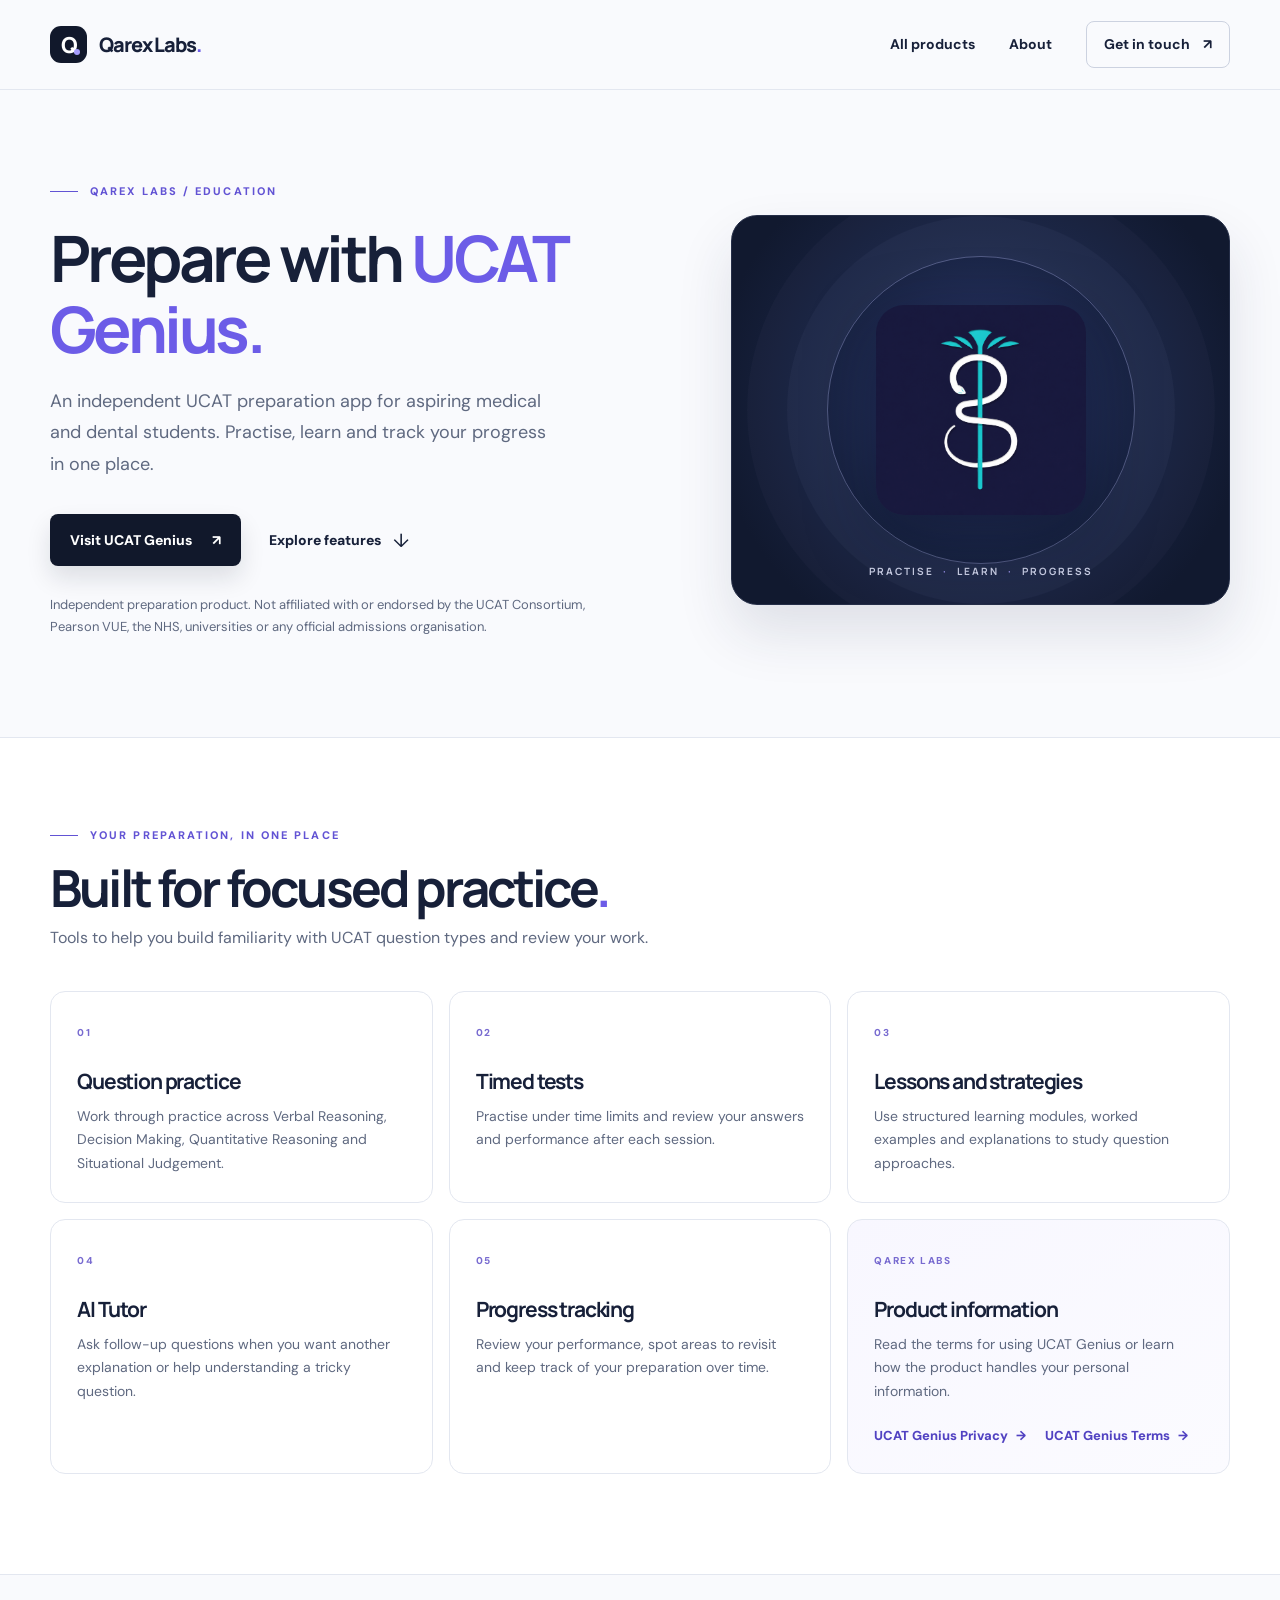
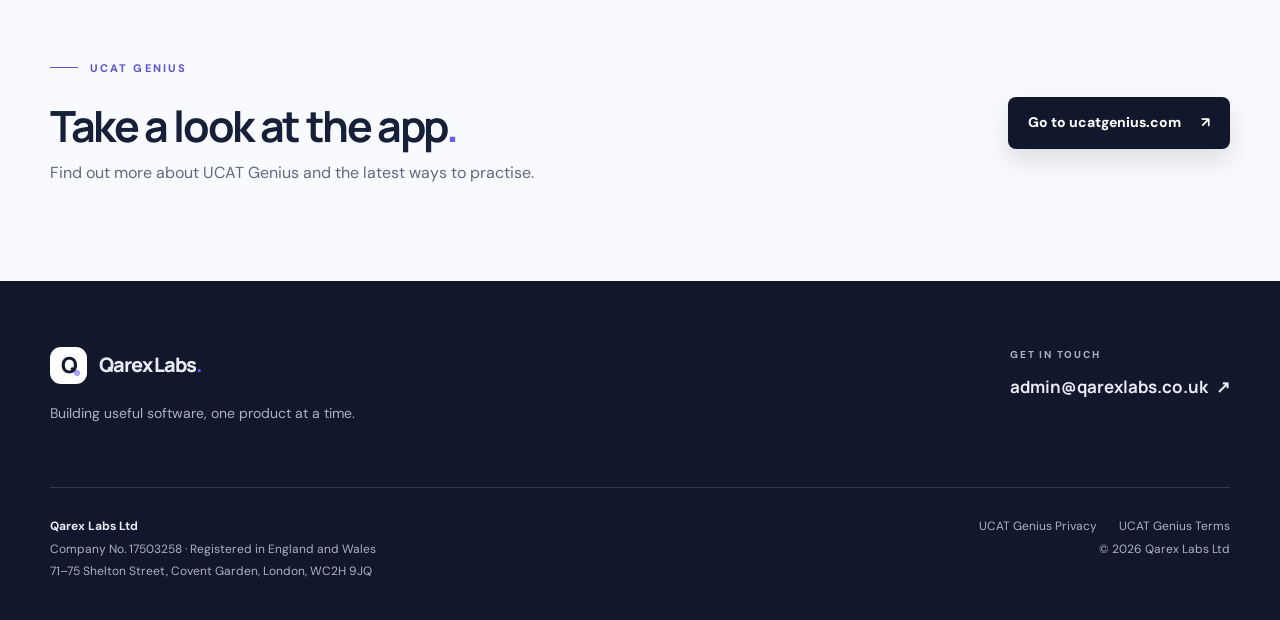
<file: ucatgenius.html>
<!doctype html>
<html lang="en-GB">
  <head>
    <meta charset="utf-8">
    <meta name="viewport" content="width=device-width, initial-scale=1">
    <meta name="theme-color" content="#11182b">
    <meta name="description" content="Meet UCAT Genius, Qarex Labs' independent UCAT preparation app with practice, timed tests, lessons and an AI tutor.">
    <meta property="og:type" content="website">
    <meta property="og:title" content="UCAT Genius | Qarex Labs">
    <meta property="og:description" content="Independent UCAT preparation with practice, timed tests, lessons, an AI tutor and progress tracking.">
    <meta property="og:url" content="https://qarexlabs.co.uk/ucatgenius">
    <link rel="canonical" href="https://qarexlabs.co.uk/ucatgenius">
    <link rel="icon" type="image/svg+xml" href="/favicon.svg">
    <link rel="stylesheet" href="/style.css">
    <title>UCAT Genius | Qarex Labs</title>
  </head>
  <body>
    <a class="skip-link" href="#main">Skip to content</a>
    <header class="site-header">
      <div class="container header-inner">
        <a class="brand" href="/" aria-label="Qarex Labs home">
          <span class="brand-mark" aria-hidden="true">Q<span></span></span>
          <span>Qarex Labs<span class="brand-dot">.</span></span>
        </a>
        <nav class="site-nav" aria-label="Main navigation">
          <a href="/#product">All products</a>
          <a href="/#about">About</a>
          <a class="nav-contact" href="mailto:admin@qarexlabs.co.uk">Get in touch <span aria-hidden="true">↗</span></a>
        </nav>
      </div>
    </header>

    <main id="main">
      <section class="product-hero container" aria-labelledby="product-title">
        <div class="product-hero-copy">
          <p class="eyebrow"><span class="eyebrow-line"></span> Qarex Labs / Education</p>
          <h1 id="product-title">Prepare with <em>UCAT Genius.</em></h1>
          <p class="hero-lead">An independent UCAT preparation app for aspiring medical and dental students. Practise, learn and track your progress in one place.</p>
          <div class="hero-actions">
            <a class="button button-primary" href="https://ucatgenius.com/">Visit UCAT Genius <span aria-hidden="true">↗</span></a>
            <a class="text-link" href="#features">Explore features <span aria-hidden="true">↓</span></a>
          </div>
          <p class="product-disclaimer">Independent preparation product. Not affiliated with or endorsed by the UCAT Consortium, Pearson VUE, the NHS, universities or any official admissions organisation.</p>
        </div>
        <div class="product-hero-art" aria-hidden="true">
          <div class="product-art-glow"></div>
          <img class="product-app-mark" src="/ucatgenius-icon.png" alt="" width="180" height="180">
          <div class="product-art-caption">PRACTISE <b>·</b> LEARN <b>·</b> PROGRESS</div>
        </div>
      </section>

      <section class="feature-section" id="features" aria-labelledby="features-title">
        <div class="container">
          <div class="section-heading">
            <p class="eyebrow"><span class="eyebrow-line"></span> Your preparation, in one place</p>
            <h2 id="features-title">Built for focused practice<span class="accent">.</span></h2>
            <p>Tools to help you build familiarity with UCAT question types and review your work.</p>
          </div>
          <div class="feature-grid">
            <article class="feature-card">
              <span class="feature-number">01</span>
              <h3>Question practice</h3>
              <p>Work through practice across Verbal Reasoning, Decision Making, Quantitative Reasoning and Situational Judgement.</p>
            </article>
            <article class="feature-card">
              <span class="feature-number">02</span>
              <h3>Timed tests</h3>
              <p>Practise under time limits and review your answers and performance after each session.</p>
            </article>
            <article class="feature-card">
              <span class="feature-number">03</span>
              <h3>Lessons and strategies</h3>
              <p>Use structured learning modules, worked examples and explanations to study question approaches.</p>
            </article>
            <article class="feature-card">
              <span class="feature-number">04</span>
              <h3>AI Tutor</h3>
              <p>Ask follow-up questions when you want another explanation or help understanding a tricky question.</p>
            </article>
            <article class="feature-card">
              <span class="feature-number">05</span>
              <h3>Progress tracking</h3>
              <p>Review your performance, spot areas to revisit and keep track of your preparation over time.</p>
            </article>
            <article class="feature-card feature-card-legal">
              <span class="feature-number">QAREX LABS</span>
              <h3>Product information</h3>
              <p>Read the terms for using UCAT Genius or learn how the product handles your personal information.</p>
              <div class="product-legal-links">
                <a href="/ucatgenius/privacy">UCAT Genius Privacy <span aria-hidden="true">→</span></a>
                <a href="/ucatgenius/terms">UCAT Genius Terms <span aria-hidden="true">→</span></a>
              </div>
            </article>
          </div>
        </div>
      </section>

      <section class="product-cta container" aria-labelledby="product-cta-title">
        <div>
          <p class="eyebrow"><span class="eyebrow-line"></span> UCAT Genius</p>
          <h2 id="product-cta-title">Take a look at the app<span class="accent">.</span></h2>
          <p>Find out more about UCAT Genius and the latest ways to practise.</p>
        </div>
        <a class="button button-primary" href="https://ucatgenius.com/">Go to ucatgenius.com <span aria-hidden="true">↗</span></a>
      </section>
    </main>

    <footer class="site-footer">
      <div class="container footer-top">
        <div>
          <a class="brand footer-brand" href="/" aria-label="Qarex Labs home">
            <span class="brand-mark" aria-hidden="true">Q<span></span></span>
            <span>Qarex Labs<span class="brand-dot">.</span></span>
          </a>
          <p>Building useful software, one product at a time.</p>
        </div>
        <div class="footer-contact">
          <span>GET IN TOUCH</span>
          <a href="mailto:admin@qarexlabs.co.uk">admin@qarexlabs.co.uk <span aria-hidden="true">↗</span></a>
        </div>
      </div>
      <div class="container footer-bottom">
        <div>
          <strong>Qarex Labs Ltd</strong>
          <span><a class="company-link" href="https://find-and-update.company-information.service.gov.uk/company/17503258">Company No. 17503258</a> · Registered in England and Wales</span>
          <address>71–75 Shelton Street, Covent Garden, London, WC2H 9JQ</address>
        </div>
        <div class="footer-end">
          <nav class="footer-legal" aria-label="UCAT Genius legal">
            <a href="/ucatgenius/privacy">UCAT Genius Privacy</a>
            <a href="/ucatgenius/terms">UCAT Genius Terms</a>
          </nav>
          <span>© 2026 Qarex Labs Ltd</span>
        </div>
      </div>
    </footer>
  </body>
</html>
</file>
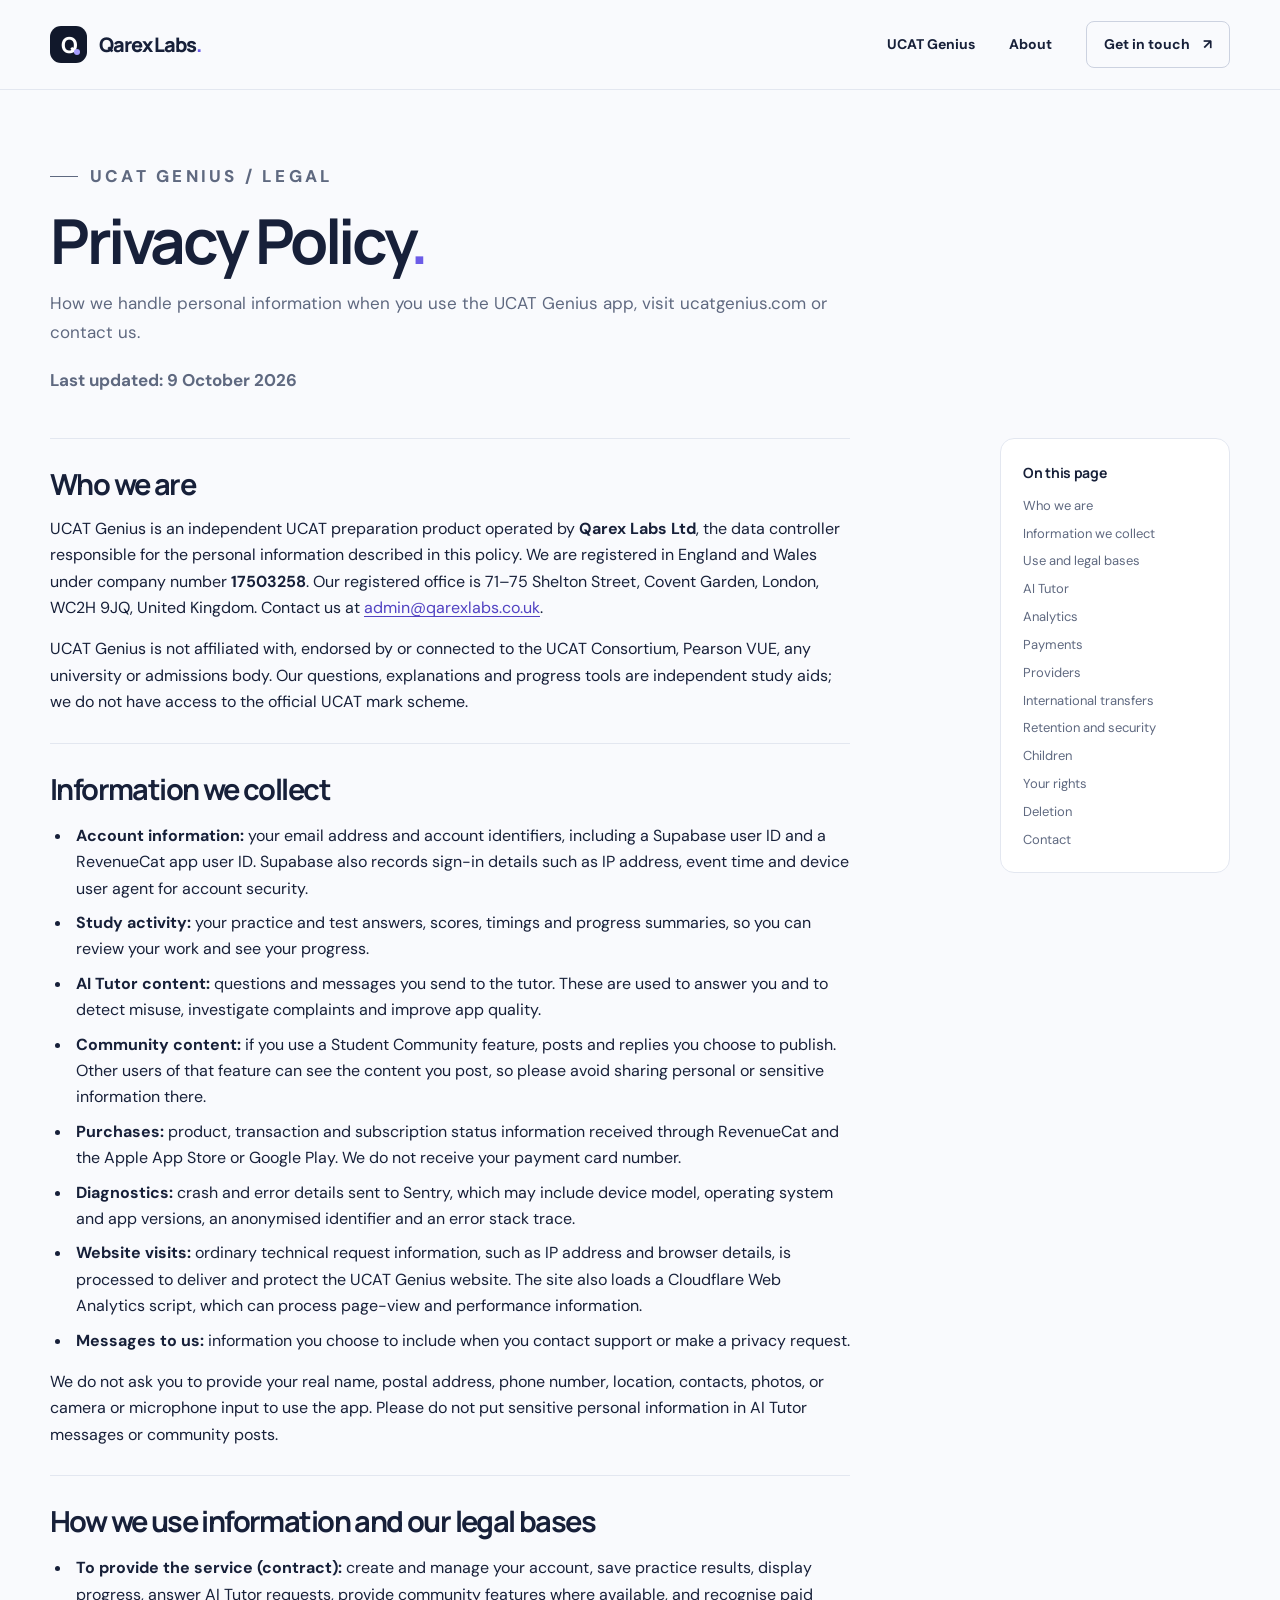
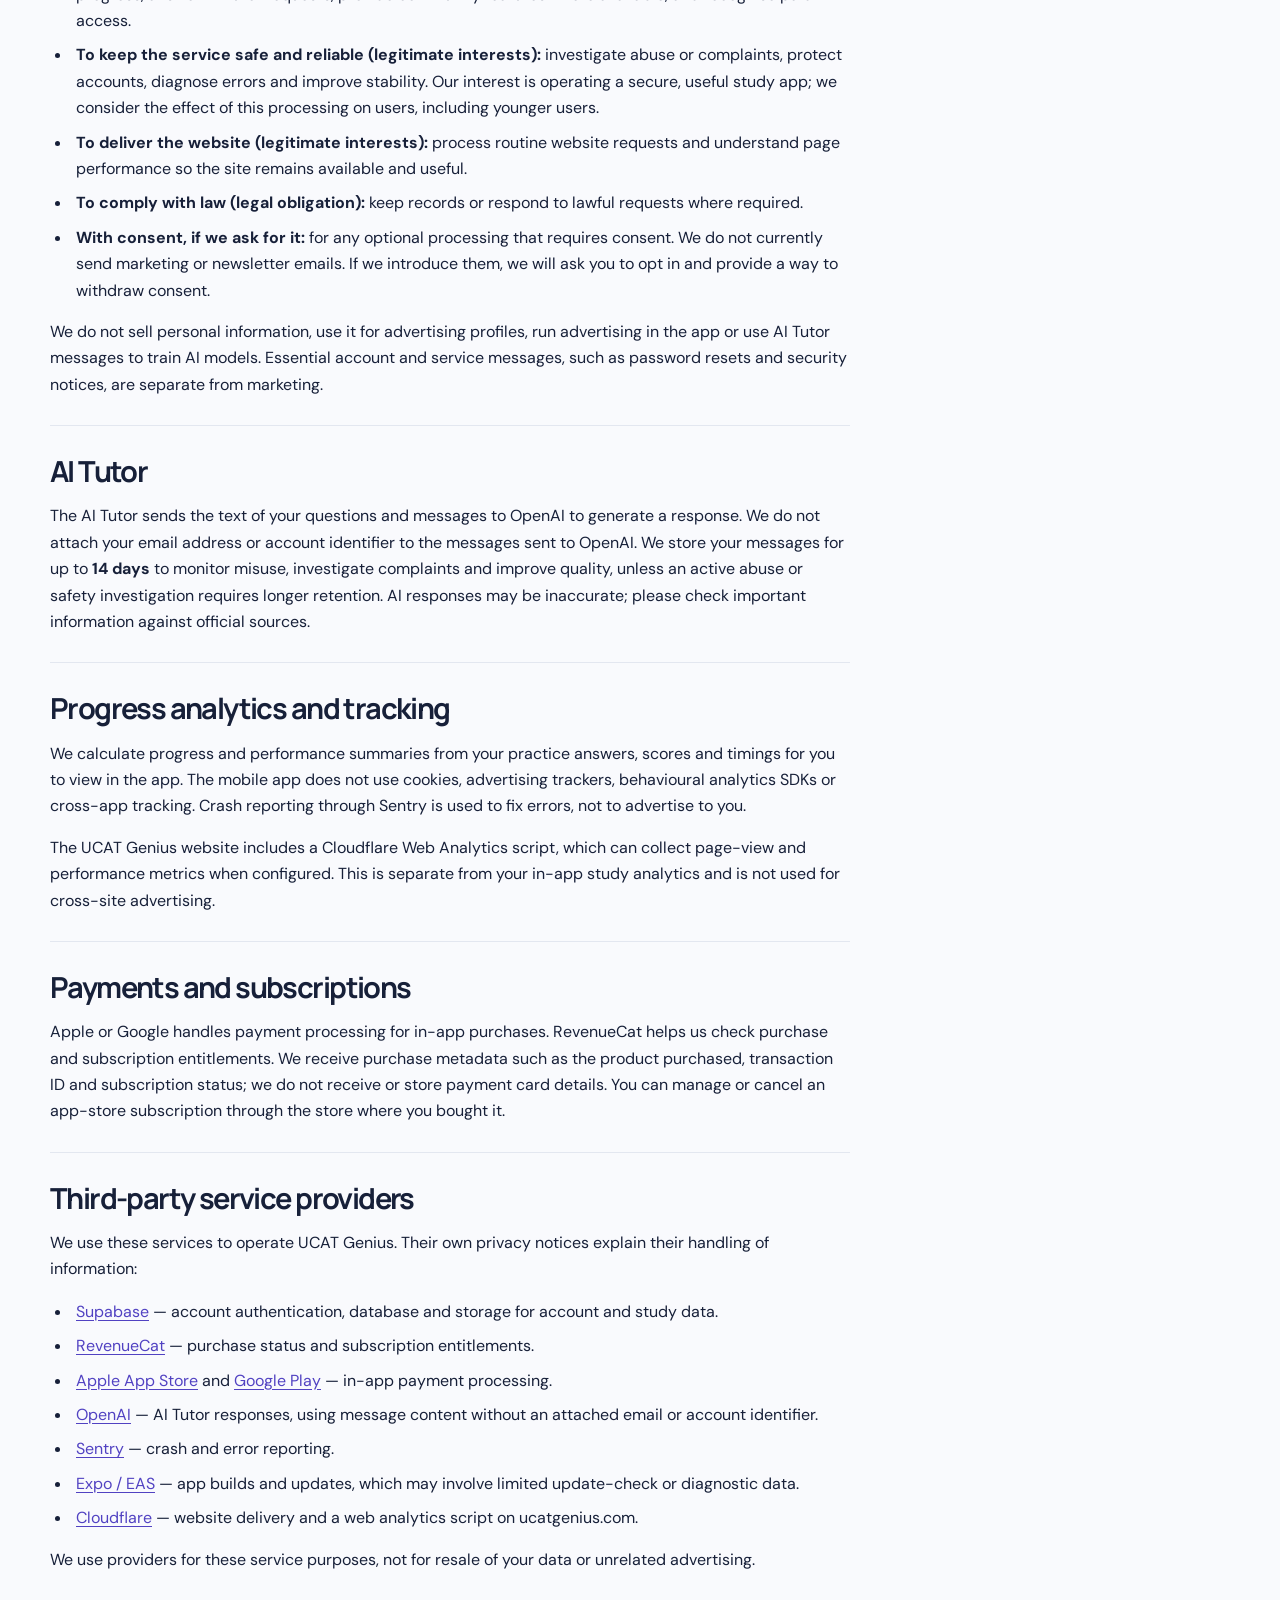
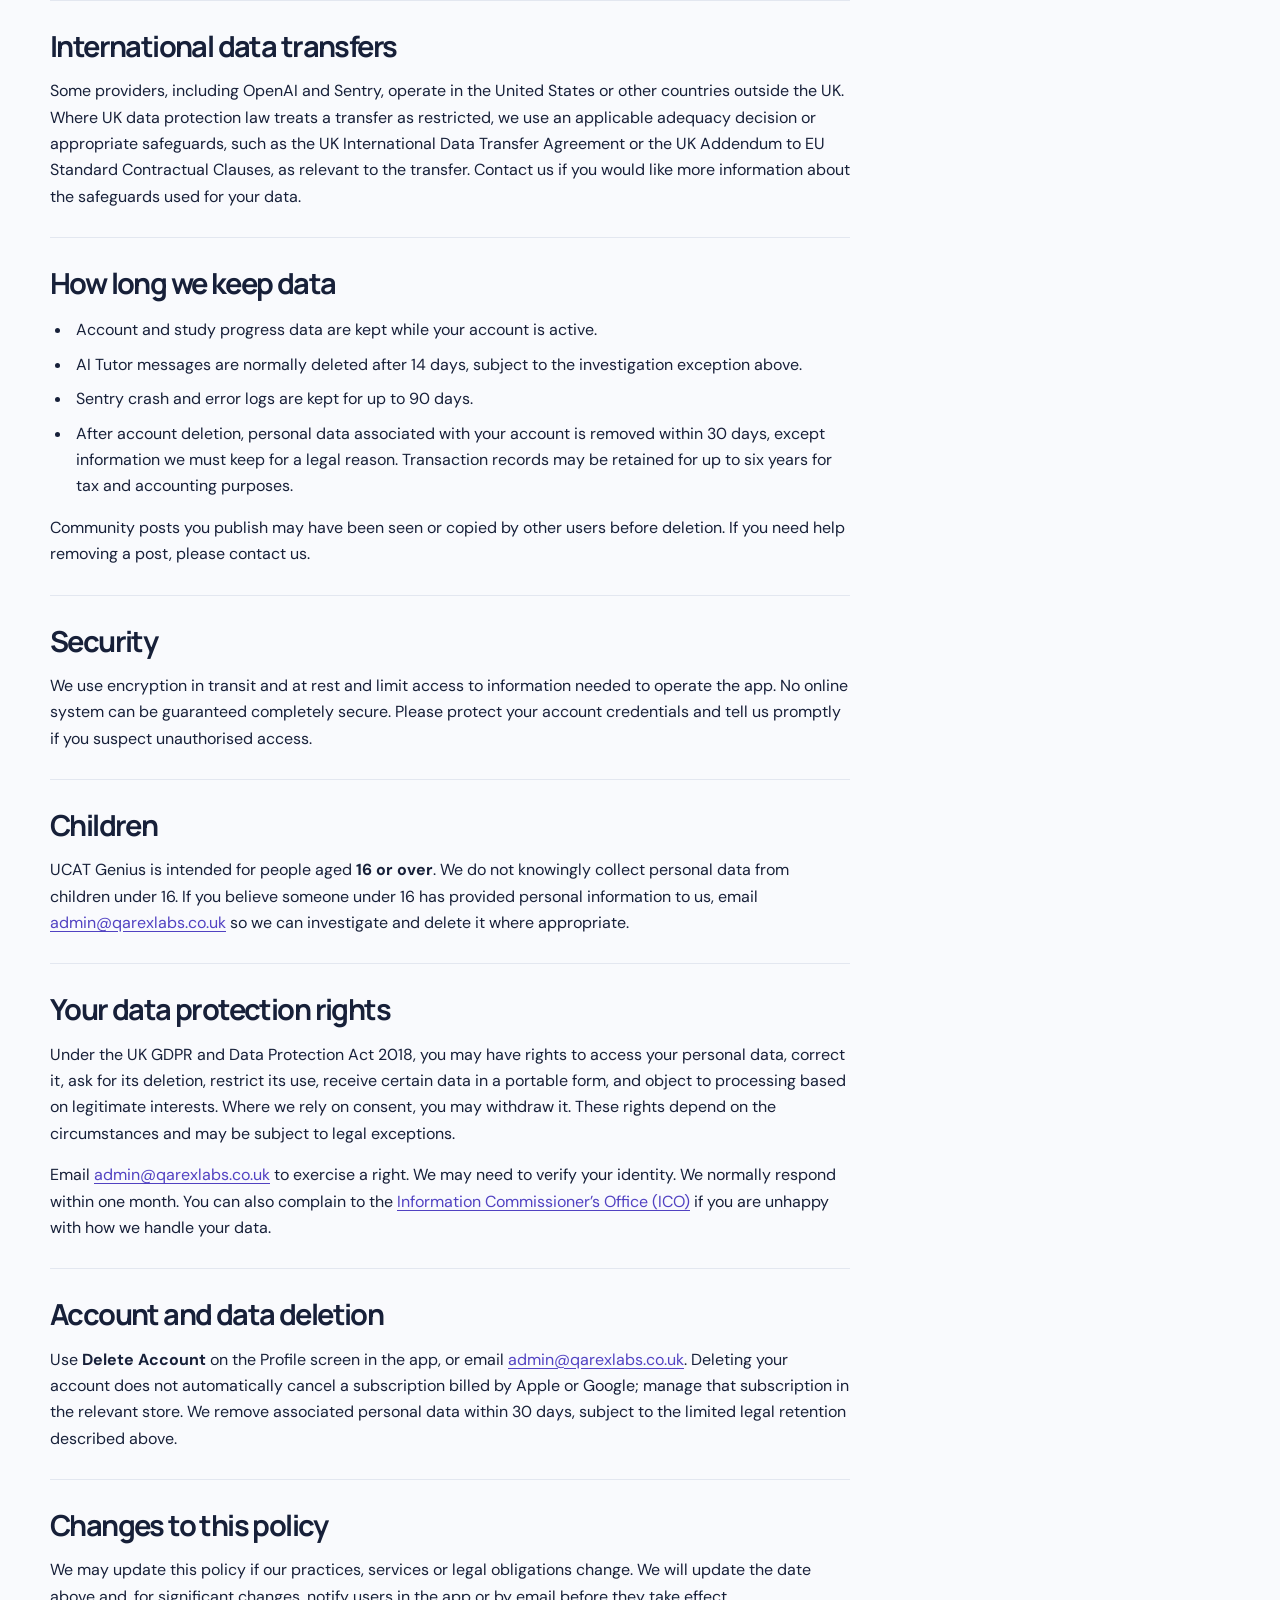
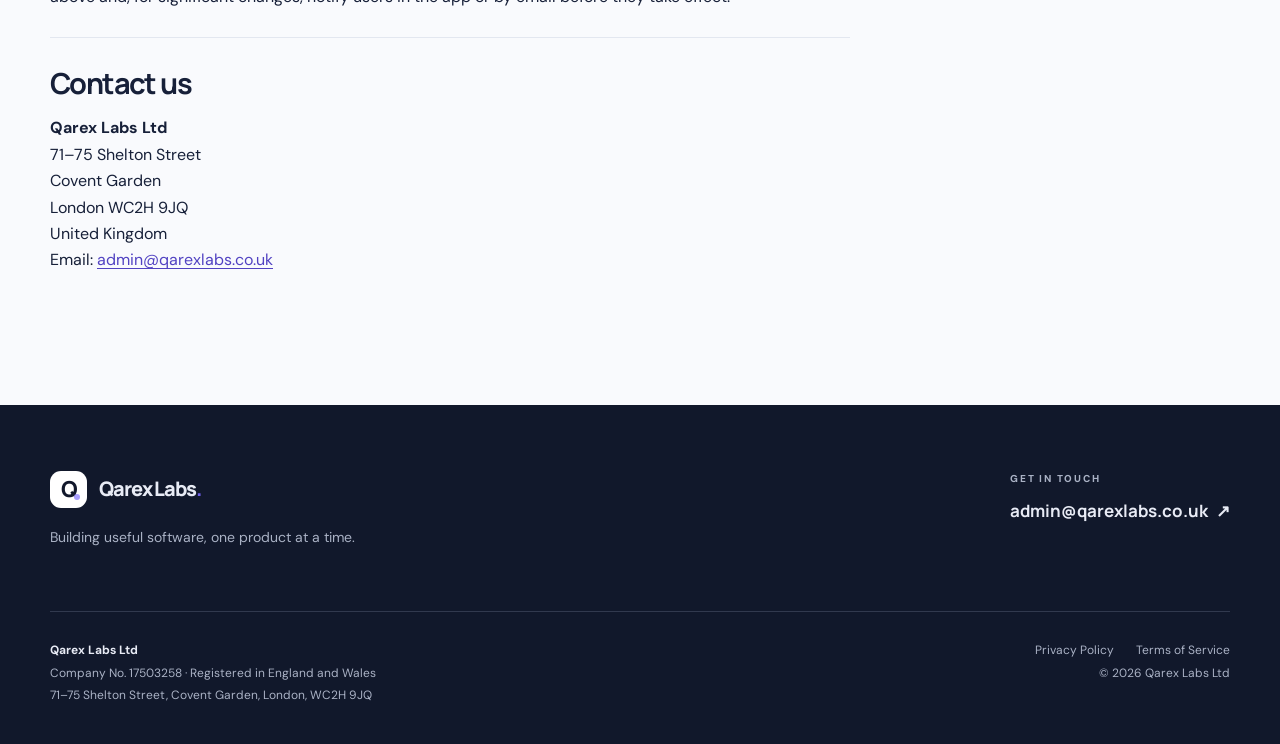
<file: ucatgenius/privacy.html>
<!doctype html>
<html lang="en-GB">
  <head>
    <meta charset="utf-8">
    <meta name="viewport" content="width=device-width, initial-scale=1">
    <meta name="theme-color" content="#11182b">
    <meta name="description" content="How Qarex Labs Ltd handles personal data when you use UCAT Genius.">
    <link rel="canonical" href="https://qarexlabs.co.uk/ucatgenius/privacy">
    <link rel="icon" type="image/svg+xml" href="/favicon.svg">
    <link rel="stylesheet" href="/style.css">
    <title>Privacy Policy | UCAT Genius | Qarex Labs</title>
  </head>
  <body>
    <a class="skip-link" href="#main">Skip to content</a>
    <header class="site-header">
      <div class="container header-inner">
        <a class="brand" href="/" aria-label="Qarex Labs home">
          <span class="brand-mark" aria-hidden="true">Q<span></span></span>
          <span>Qarex Labs<span class="brand-dot">.</span></span>
        </a>
        <nav class="site-nav" aria-label="Main navigation">
          <a href="/ucatgenius">UCAT Genius</a>
          <a href="/#about">About</a>
          <a class="nav-contact" href="mailto:admin@qarexlabs.co.uk">Get in touch <span aria-hidden="true">↗</span></a>
        </nav>
      </div>
    </header>

    <main id="main" class="legal-page container">
      <div class="legal-intro">
        <p class="eyebrow"><span class="eyebrow-line"></span> UCAT Genius / Legal</p>
        <h1>Privacy Policy<span class="accent">.</span></h1>
        <p>How we handle personal information when you use the UCAT Genius app, visit <a href="https://ucatgenius.com/">ucatgenius.com</a> or contact us.</p>
        <p class="legal-updated">Last updated: <time datetime="2026-10-09">9 October 2026</time></p>
      </div>
      <div class="legal-layout">
        <article class="legal-content">
          <section id="who-we-are">
            <h2>Who we are</h2>
            <p>UCAT Genius is an independent UCAT preparation product operated by <strong>Qarex Labs Ltd</strong>, the data controller responsible for the personal information described in this policy. We are registered in England and Wales under company number <strong>17503258</strong>. Our registered office is 71–75 Shelton Street, Covent Garden, London, WC2H 9JQ, United Kingdom. Contact us at <a href="mailto:admin@qarexlabs.co.uk">admin@qarexlabs.co.uk</a>.</p>
            <p>UCAT Genius is not affiliated with, endorsed by or connected to the UCAT Consortium, Pearson VUE, any university or admissions body. Our questions, explanations and progress tools are independent study aids; we do not have access to the official UCAT mark scheme.</p>
          </section>

          <section id="information">
            <h2>Information we collect</h2>
            <ul>
              <li><strong>Account information:</strong> your email address and account identifiers, including a Supabase user ID and a RevenueCat app user ID. Supabase also records sign-in details such as IP address, event time and device user agent for account security.</li>
              <li><strong>Study activity:</strong> your practice and test answers, scores, timings and progress summaries, so you can review your work and see your progress.</li>
              <li><strong>AI Tutor content:</strong> questions and messages you send to the tutor. These are used to answer you and to detect misuse, investigate complaints and improve app quality.</li>
              <li><strong>Community content:</strong> if you use a Student Community feature, posts and replies you choose to publish. Other users of that feature can see the content you post, so please avoid sharing personal or sensitive information there.</li>
              <li><strong>Purchases:</strong> product, transaction and subscription status information received through RevenueCat and the Apple App Store or Google Play. We do not receive your payment card number.</li>
              <li><strong>Diagnostics:</strong> crash and error details sent to Sentry, which may include device model, operating system and app versions, an anonymised identifier and an error stack trace.</li>
              <li><strong>Website visits:</strong> ordinary technical request information, such as IP address and browser details, is processed to deliver and protect the UCAT Genius website. The site also loads a Cloudflare Web Analytics script, which can process page-view and performance information.</li>
              <li><strong>Messages to us:</strong> information you choose to include when you contact support or make a privacy request.</li>
            </ul>
            <p>We do not ask you to provide your real name, postal address, phone number, location, contacts, photos, or camera or microphone input to use the app. Please do not put sensitive personal information in AI Tutor messages or community posts.</p>
          </section>

          <section id="use-and-bases">
            <h2>How we use information and our legal bases</h2>
            <ul>
              <li><strong>To provide the service (contract):</strong> create and manage your account, save practice results, display progress, answer AI Tutor requests, provide community features where available, and recognise paid access.</li>
              <li><strong>To keep the service safe and reliable (legitimate interests):</strong> investigate abuse or complaints, protect accounts, diagnose errors and improve stability. Our interest is operating a secure, useful study app; we consider the effect of this processing on users, including younger users.</li>
              <li><strong>To deliver the website (legitimate interests):</strong> process routine website requests and understand page performance so the site remains available and useful.</li>
              <li><strong>To comply with law (legal obligation):</strong> keep records or respond to lawful requests where required.</li>
              <li><strong>With consent, if we ask for it:</strong> for any optional processing that requires consent. We do not currently send marketing or newsletter emails. If we introduce them, we will ask you to opt in and provide a way to withdraw consent.</li>
            </ul>
            <p>We do not sell personal information, use it for advertising profiles, run advertising in the app or use AI Tutor messages to train AI models. Essential account and service messages, such as password resets and security notices, are separate from marketing.</p>
          </section>

          <section id="ai">
            <h2>AI Tutor</h2>
            <p>The AI Tutor sends the text of your questions and messages to OpenAI to generate a response. We do not attach your email address or account identifier to the messages sent to OpenAI. We store your messages for up to <strong>14 days</strong> to monitor misuse, investigate complaints and improve quality, unless an active abuse or safety investigation requires longer retention. AI responses may be inaccurate; please check important information against official sources.</p>
          </section>

          <section id="analytics">
            <h2>Progress analytics and tracking</h2>
            <p>We calculate progress and performance summaries from your practice answers, scores and timings for you to view in the app. The mobile app does not use cookies, advertising trackers, behavioural analytics SDKs or cross-app tracking. Crash reporting through Sentry is used to fix errors, not to advertise to you.</p>
            <p>The UCAT Genius website includes a Cloudflare Web Analytics script, which can collect page-view and performance metrics when configured. This is separate from your in-app study analytics and is not used for cross-site advertising.</p>
          </section>

          <section id="payments">
            <h2>Payments and subscriptions</h2>
            <p>Apple or Google handles payment processing for in-app purchases. RevenueCat helps us check purchase and subscription entitlements. We receive purchase metadata such as the product purchased, transaction ID and subscription status; we do not receive or store payment card details. You can manage or cancel an app-store subscription through the store where you bought it.</p>
          </section>

          <section id="providers">
            <h2>Third-party service providers</h2>
            <p>We use these services to operate UCAT Genius. Their own privacy notices explain their handling of information:</p>
            <ul>
              <li><a href="https://supabase.com/privacy">Supabase</a> — account authentication, database and storage for account and study data.</li>
              <li><a href="https://www.revenuecat.com/privacy">RevenueCat</a> — purchase status and subscription entitlements.</li>
              <li><a href="https://www.apple.com/legal/privacy/">Apple App Store</a> and <a href="https://policies.google.com/privacy">Google Play</a> — in-app payment processing.</li>
              <li><a href="https://openai.com/policies/privacy-policy/">OpenAI</a> — AI Tutor responses, using message content without an attached email or account identifier.</li>
              <li><a href="https://sentry.io/privacy/">Sentry</a> — crash and error reporting.</li>
              <li><a href="https://expo.dev/privacy">Expo / EAS</a> — app builds and updates, which may involve limited update-check or diagnostic data.</li>
              <li><a href="https://www.cloudflare.com/privacypolicy/">Cloudflare</a> — website delivery and a web analytics script on ucatgenius.com.</li>
            </ul>
            <p>We use providers for these service purposes, not for resale of your data or unrelated advertising.</p>
          </section>

          <section id="transfers">
            <h2>International data transfers</h2>
            <p>Some providers, including OpenAI and Sentry, operate in the United States or other countries outside the UK. Where UK data protection law treats a transfer as restricted, we use an applicable adequacy decision or appropriate safeguards, such as the UK International Data Transfer Agreement or the UK Addendum to EU Standard Contractual Clauses, as relevant to the transfer. Contact us if you would like more information about the safeguards used for your data.</p>
          </section>

          <section id="retention">
            <h2>How long we keep data</h2>
            <ul>
              <li>Account and study progress data are kept while your account is active.</li>
              <li>AI Tutor messages are normally deleted after 14 days, subject to the investigation exception above.</li>
              <li>Sentry crash and error logs are kept for up to 90 days.</li>
              <li>After account deletion, personal data associated with your account is removed within 30 days, except information we must keep for a legal reason. Transaction records may be retained for up to six years for tax and accounting purposes.</li>
            </ul>
            <p>Community posts you publish may have been seen or copied by other users before deletion. If you need help removing a post, please contact us.</p>
          </section>

          <section id="security">
            <h2>Security</h2>
            <p>We use encryption in transit and at rest and limit access to information needed to operate the app. No online system can be guaranteed completely secure. Please protect your account credentials and tell us promptly if you suspect unauthorised access.</p>
          </section>

          <section id="children">
            <h2>Children</h2>
            <p>UCAT Genius is intended for people aged <strong>16 or over</strong>. We do not knowingly collect personal data from children under 16. If you believe someone under 16 has provided personal information to us, email <a href="mailto:admin@qarexlabs.co.uk">admin@qarexlabs.co.uk</a> so we can investigate and delete it where appropriate.</p>
          </section>

          <section id="rights">
            <h2>Your data protection rights</h2>
            <p>Under the UK GDPR and Data Protection Act 2018, you may have rights to access your personal data, correct it, ask for its deletion, restrict its use, receive certain data in a portable form, and object to processing based on legitimate interests. Where we rely on consent, you may withdraw it. These rights depend on the circumstances and may be subject to legal exceptions.</p>
            <p>Email <a href="mailto:admin@qarexlabs.co.uk">admin@qarexlabs.co.uk</a> to exercise a right. We may need to verify your identity. We normally respond within one month. You can also complain to the <a href="https://ico.org.uk/make-a-complaint/">Information Commissioner’s Office (ICO)</a> if you are unhappy with how we handle your data.</p>
          </section>

          <section id="deletion">
            <h2>Account and data deletion</h2>
            <p>Use <strong>Delete Account</strong> on the Profile screen in the app, or email <a href="mailto:admin@qarexlabs.co.uk">admin@qarexlabs.co.uk</a>. Deleting your account does not automatically cancel a subscription billed by Apple or Google; manage that subscription in the relevant store. We remove associated personal data within 30 days, subject to the limited legal retention described above.</p>
          </section>

          <section id="changes">
            <h2>Changes to this policy</h2>
            <p>We may update this policy if our practices, services or legal obligations change. We will update the date above and, for significant changes, notify users in the app or by email before they take effect.</p>
          </section>

          <section id="contact">
            <h2>Contact us</h2>
            <address><strong>Qarex Labs Ltd</strong><br>71–75 Shelton Street<br>Covent Garden<br>London WC2H 9JQ<br>United Kingdom</address>
            <p>Email: <a href="mailto:admin@qarexlabs.co.uk">admin@qarexlabs.co.uk</a></p>
          </section>
        </article>
        <aside class="legal-aside" aria-label="On this page">
          <h2>On this page</h2>
          <nav aria-label="Privacy Policy sections">
            <a href="#who-we-are">Who we are</a>
            <a href="#information">Information we collect</a>
            <a href="#use-and-bases">Use and legal bases</a>
            <a href="#ai">AI Tutor</a>
            <a href="#analytics">Analytics</a>
            <a href="#payments">Payments</a>
            <a href="#providers">Providers</a>
            <a href="#transfers">International transfers</a>
            <a href="#retention">Retention and security</a>
            <a href="#children">Children</a>
            <a href="#rights">Your rights</a>
            <a href="#deletion">Deletion</a>
            <a href="#contact">Contact</a>
          </nav>
        </aside>
      </div>
    </main>

    <footer class="site-footer">
      <div class="container footer-top">
        <div>
          <a class="brand footer-brand" href="/" aria-label="Qarex Labs home">
            <span class="brand-mark" aria-hidden="true">Q<span></span></span>
            <span>Qarex Labs<span class="brand-dot">.</span></span>
          </a>
          <p>Building useful software, one product at a time.</p>
        </div>
        <div class="footer-contact">
          <span>GET IN TOUCH</span>
          <a href="mailto:admin@qarexlabs.co.uk">admin@qarexlabs.co.uk <span aria-hidden="true">↗</span></a>
        </div>
      </div>
      <div class="container footer-bottom">
        <div>
          <strong>Qarex Labs Ltd</strong>
          <span><a class="company-link" href="https://find-and-update.company-information.service.gov.uk/company/17503258">Company No. 17503258</a> · Registered in England and Wales</span>
          <address>71–75 Shelton Street, Covent Garden, London, WC2H 9JQ</address>
        </div>
        <div class="footer-end">
          <nav class="footer-legal" aria-label="Legal">
            <a href="/ucatgenius/privacy" aria-current="page">Privacy Policy</a>
            <a href="/ucatgenius/terms">Terms of Service</a>
          </nav>
          <span>© 2026 Qarex Labs Ltd</span>
        </div>
      </div>
    </footer>
  </body>
</html>
</file>
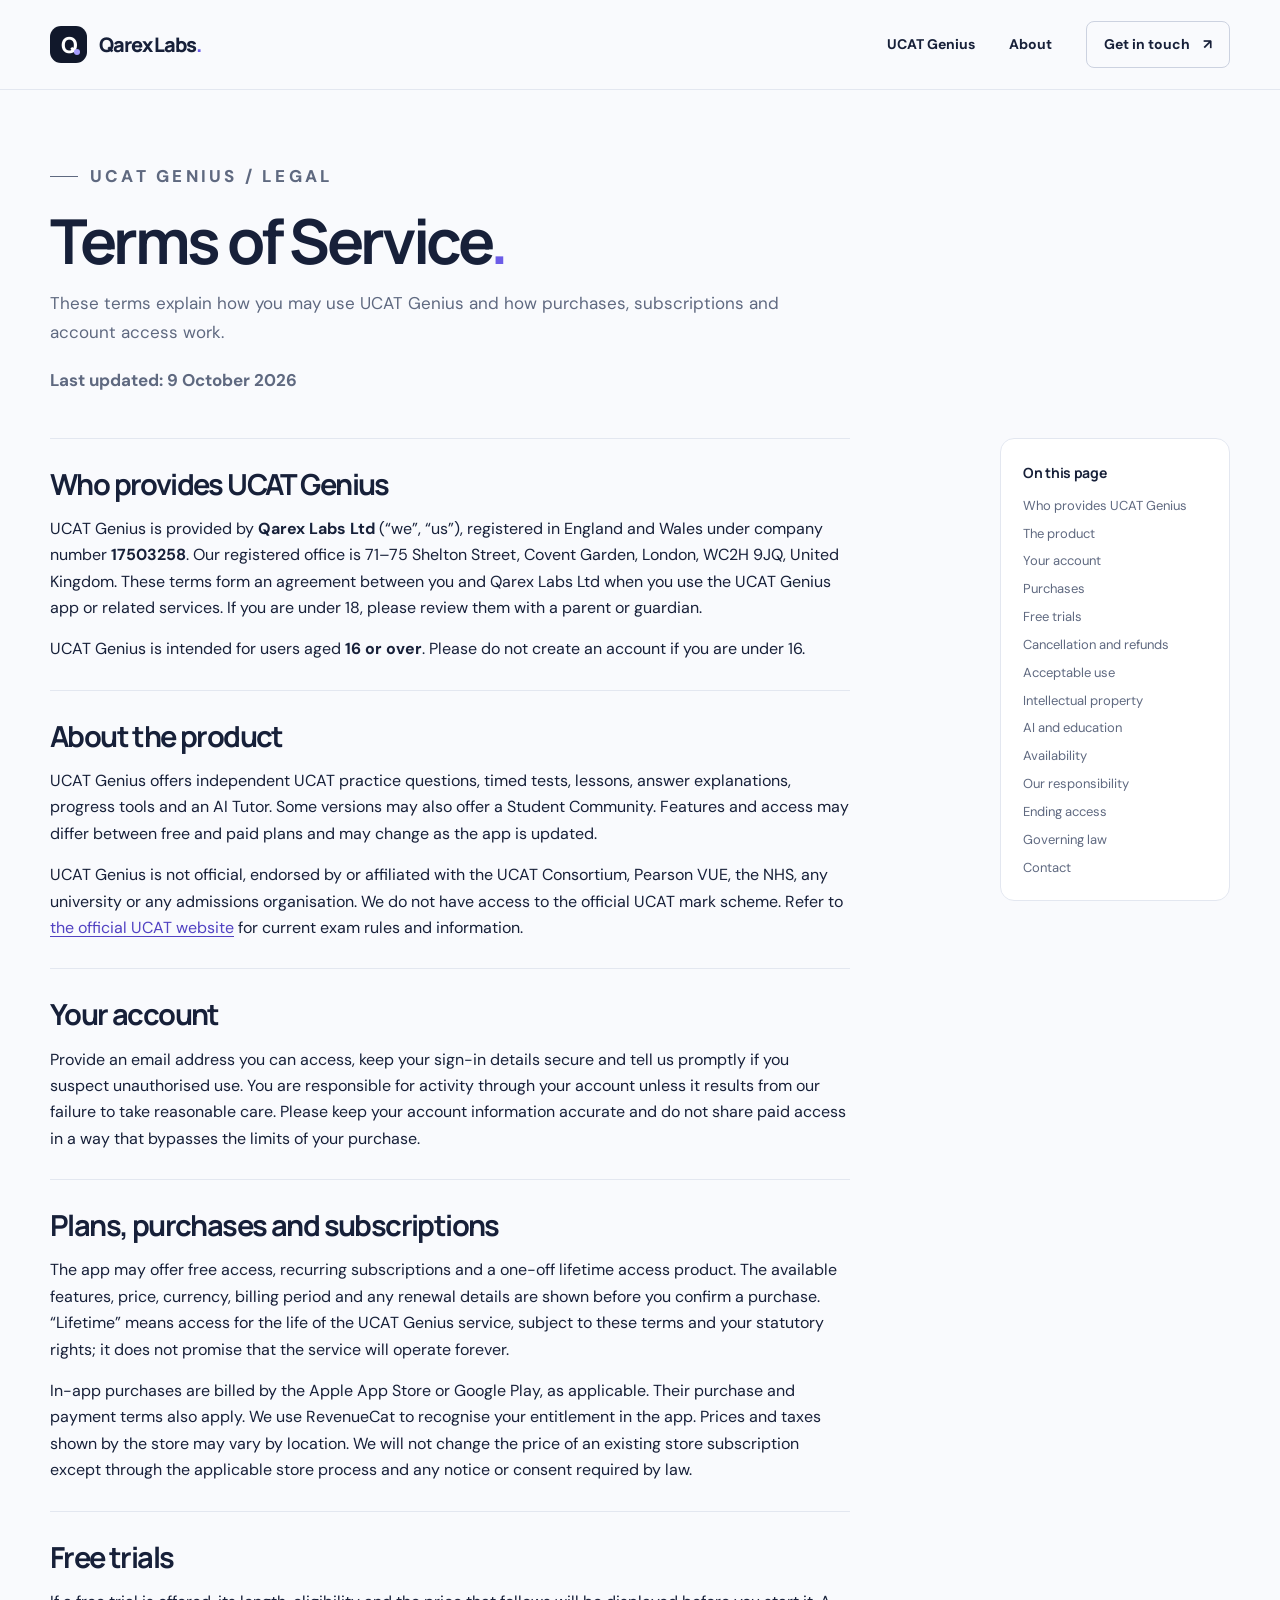
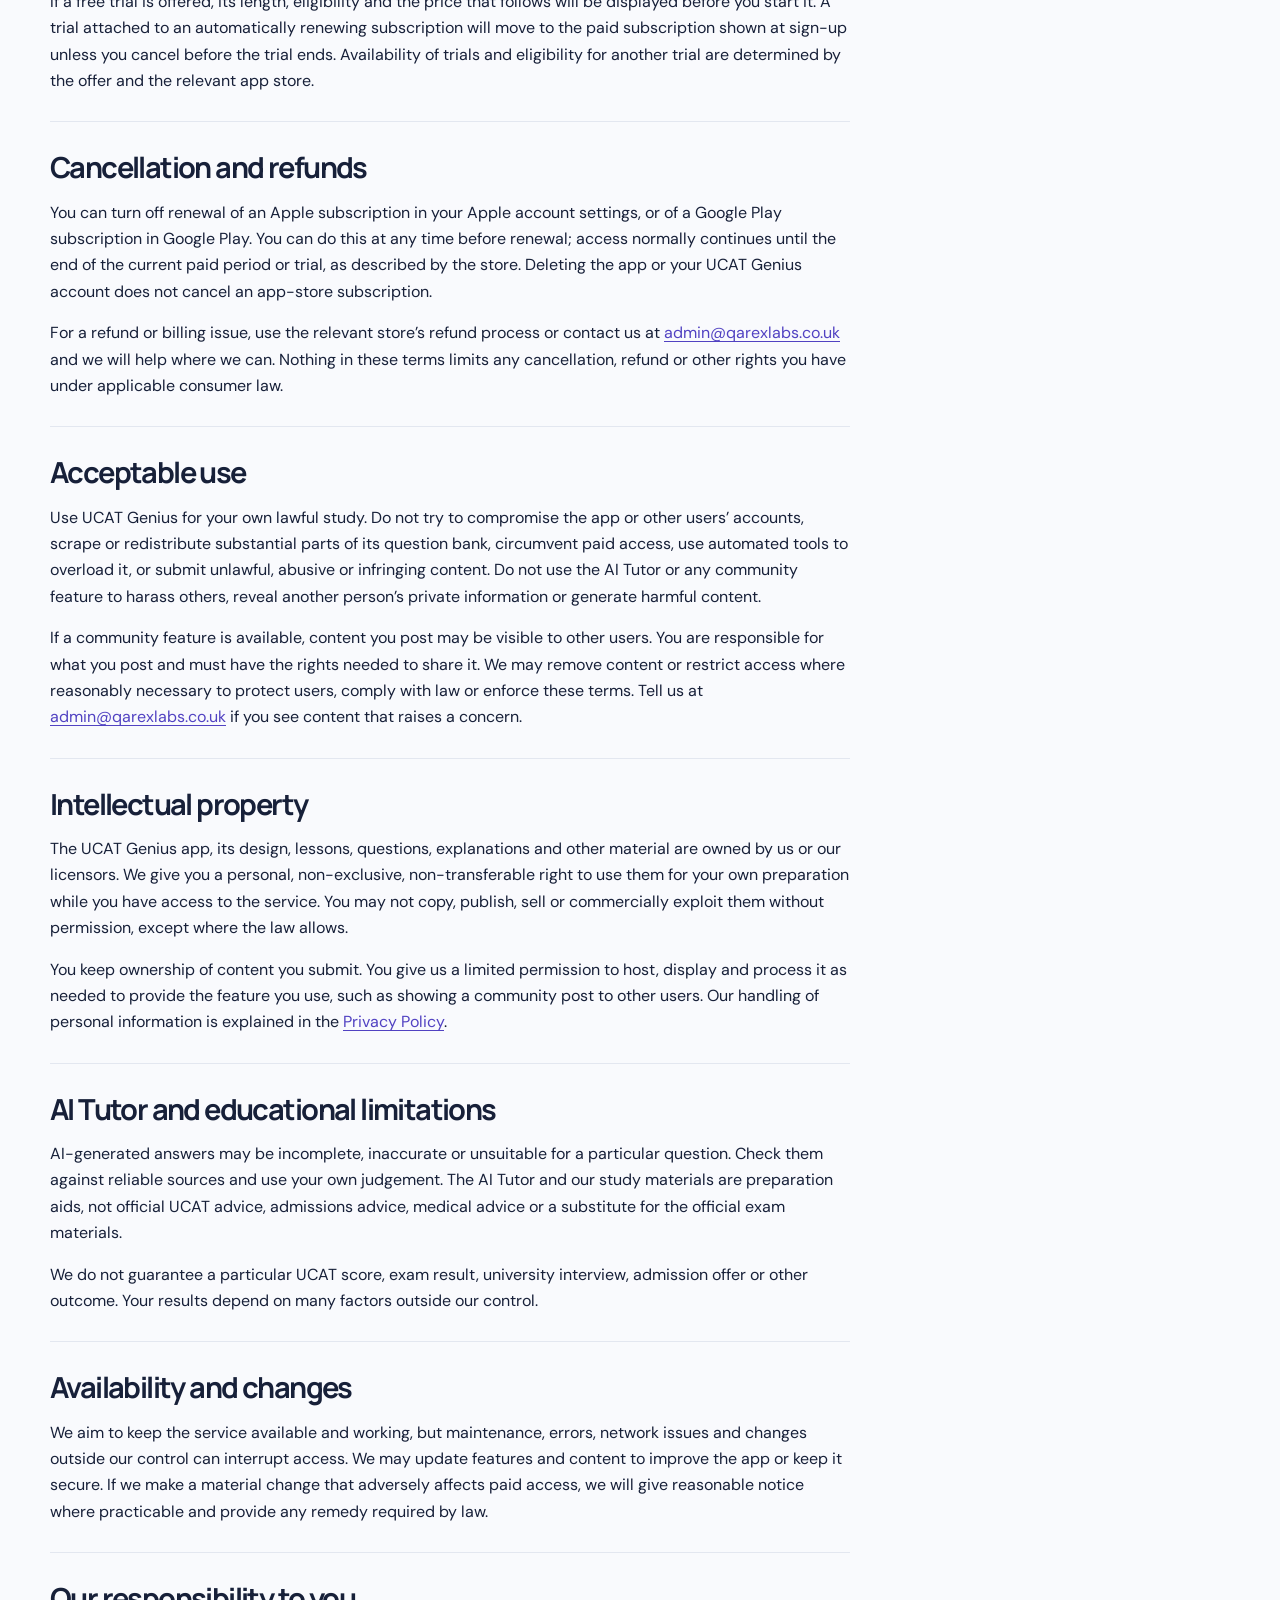
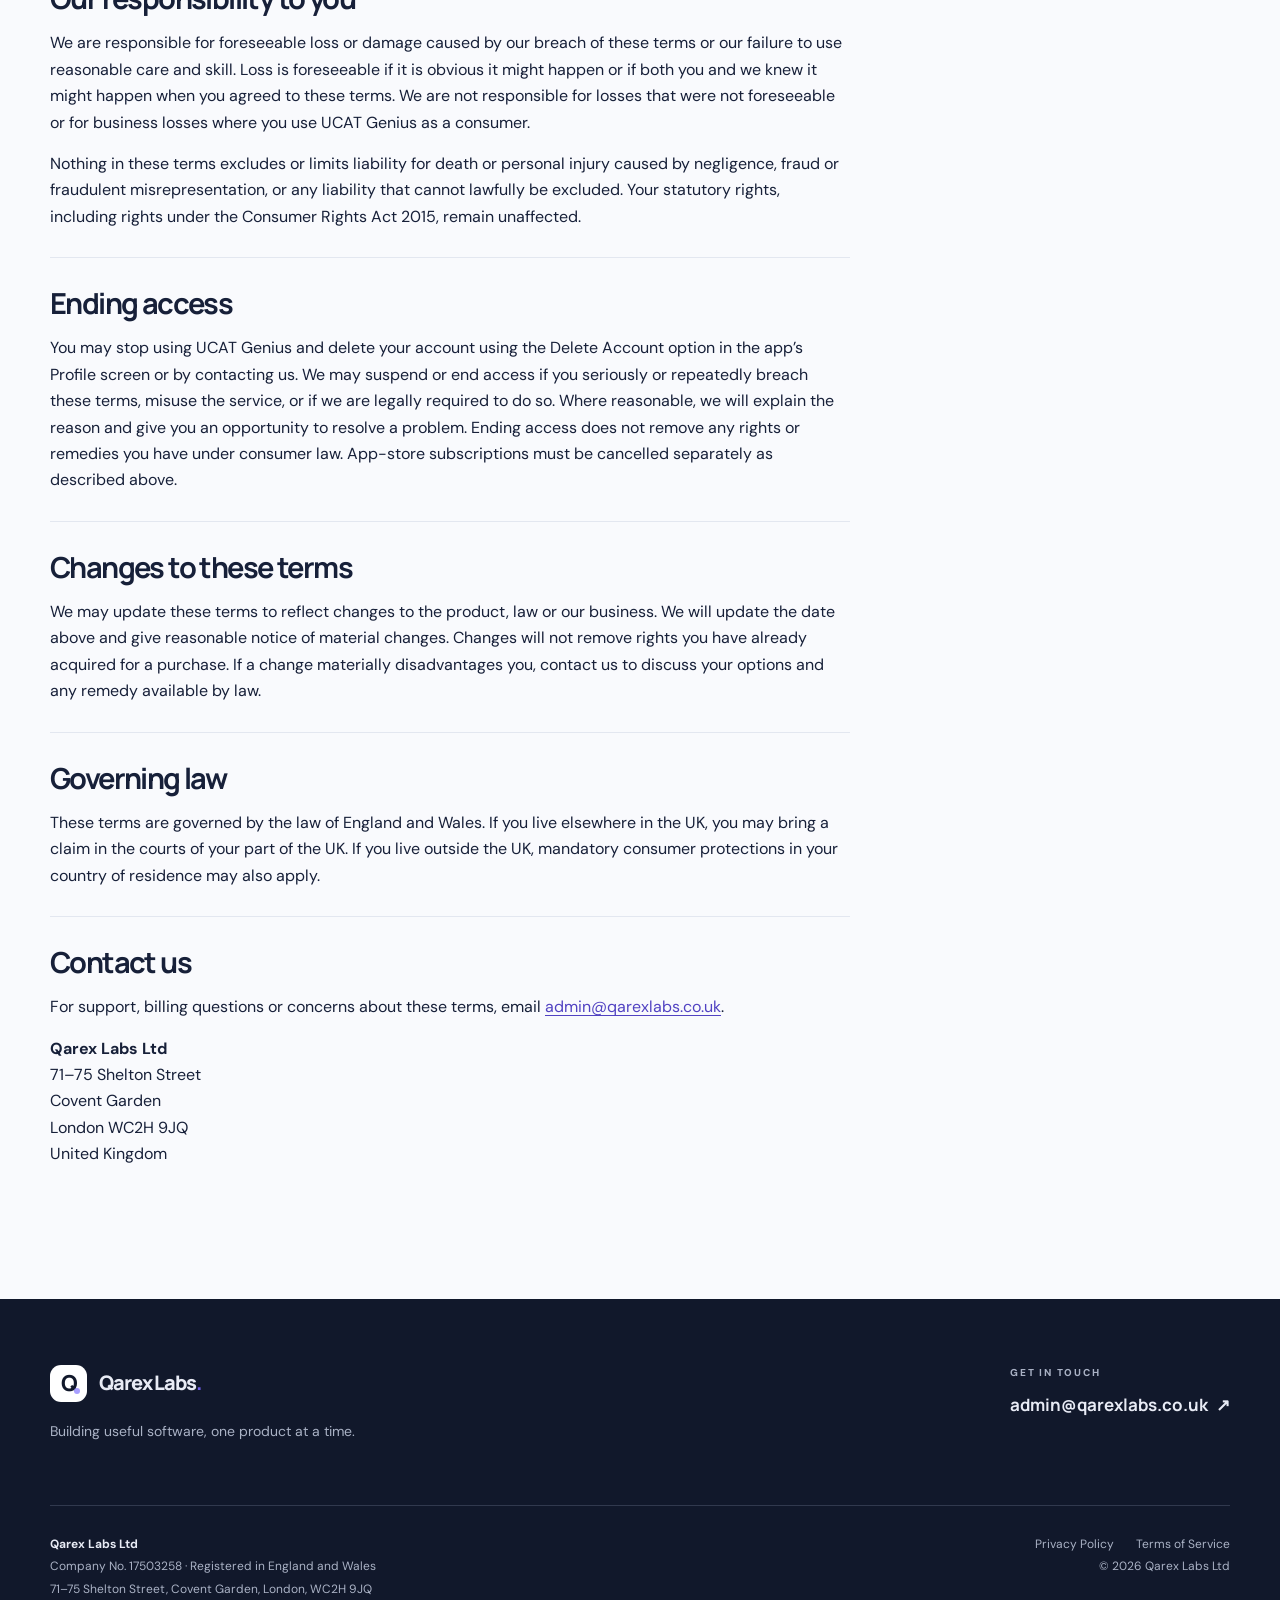
<file: ucatgenius/terms.html>
<!doctype html>
<html lang="en-GB">
  <head>
    <meta charset="utf-8">
    <meta name="viewport" content="width=device-width, initial-scale=1">
    <meta name="theme-color" content="#11182b">
    <meta name="description" content="Terms of Service for UCAT Genius, operated by Qarex Labs Ltd.">
    <link rel="canonical" href="https://qarexlabs.co.uk/ucatgenius/terms">
    <link rel="icon" type="image/svg+xml" href="/favicon.svg">
    <link rel="stylesheet" href="/style.css">
    <title>Terms of Service | UCAT Genius | Qarex Labs</title>
  </head>
  <body>
    <a class="skip-link" href="#main">Skip to content</a>
    <header class="site-header">
      <div class="container header-inner">
        <a class="brand" href="/" aria-label="Qarex Labs home">
          <span class="brand-mark" aria-hidden="true">Q<span></span></span>
          <span>Qarex Labs<span class="brand-dot">.</span></span>
        </a>
        <nav class="site-nav" aria-label="Main navigation">
          <a href="/ucatgenius">UCAT Genius</a>
          <a href="/#about">About</a>
          <a class="nav-contact" href="mailto:admin@qarexlabs.co.uk">Get in touch <span aria-hidden="true">↗</span></a>
        </nav>
      </div>
    </header>

    <main id="main" class="legal-page container">
      <div class="legal-intro">
        <p class="eyebrow"><span class="eyebrow-line"></span> UCAT Genius / Legal</p>
        <h1>Terms of Service<span class="accent">.</span></h1>
        <p>These terms explain how you may use UCAT Genius and how purchases, subscriptions and account access work.</p>
        <p class="legal-updated">Last updated: <time datetime="2026-10-09">9 October 2026</time></p>
      </div>
      <div class="legal-layout">
        <article class="legal-content">
          <section id="agreement">
            <h2>Who provides UCAT Genius</h2>
            <p>UCAT Genius is provided by <strong>Qarex Labs Ltd</strong> (“we”, “us”), registered in England and Wales under company number <strong>17503258</strong>. Our registered office is 71–75 Shelton Street, Covent Garden, London, WC2H 9JQ, United Kingdom. These terms form an agreement between you and Qarex Labs Ltd when you use the UCAT Genius app or related services. If you are under 18, please review them with a parent or guardian.</p>
            <p>UCAT Genius is intended for users aged <strong>16 or over</strong>. Please do not create an account if you are under 16.</p>
          </section>

          <section id="product">
            <h2>About the product</h2>
            <p>UCAT Genius offers independent UCAT practice questions, timed tests, lessons, answer explanations, progress tools and an AI Tutor. Some versions may also offer a Student Community. Features and access may differ between free and paid plans and may change as the app is updated.</p>
            <p>UCAT Genius is not official, endorsed by or affiliated with the UCAT Consortium, Pearson VUE, the NHS, any university or any admissions organisation. We do not have access to the official UCAT mark scheme. Refer to <a href="https://www.ucat.ac.uk/">the official UCAT website</a> for current exam rules and information.</p>
          </section>

          <section id="account">
            <h2>Your account</h2>
            <p>Provide an email address you can access, keep your sign-in details secure and tell us promptly if you suspect unauthorised use. You are responsible for activity through your account unless it results from our failure to take reasonable care. Please keep your account information accurate and do not share paid access in a way that bypasses the limits of your purchase.</p>
          </section>

          <section id="purchases">
            <h2>Plans, purchases and subscriptions</h2>
            <p>The app may offer free access, recurring subscriptions and a one-off lifetime access product. The available features, price, currency, billing period and any renewal details are shown before you confirm a purchase. “Lifetime” means access for the life of the UCAT Genius service, subject to these terms and your statutory rights; it does not promise that the service will operate forever.</p>
            <p>In-app purchases are billed by the Apple App Store or Google Play, as applicable. Their purchase and payment terms also apply. We use RevenueCat to recognise your entitlement in the app. Prices and taxes shown by the store may vary by location. We will not change the price of an existing store subscription except through the applicable store process and any notice or consent required by law.</p>
          </section>

          <section id="trials">
            <h2>Free trials</h2>
            <p>If a free trial is offered, its length, eligibility and the price that follows will be displayed before you start it. A trial attached to an automatically renewing subscription will move to the paid subscription shown at sign-up unless you cancel before the trial ends. Availability of trials and eligibility for another trial are determined by the offer and the relevant app store.</p>
          </section>

          <section id="cancellation">
            <h2>Cancellation and refunds</h2>
            <p>You can turn off renewal of an Apple subscription in your Apple account settings, or of a Google Play subscription in Google Play. You can do this at any time before renewal; access normally continues until the end of the current paid period or trial, as described by the store. Deleting the app or your UCAT Genius account does not cancel an app-store subscription.</p>
            <p>For a refund or billing issue, use the relevant store’s refund process or contact us at <a href="mailto:admin@qarexlabs.co.uk">admin@qarexlabs.co.uk</a> and we will help where we can. Nothing in these terms limits any cancellation, refund or other rights you have under applicable consumer law.</p>
          </section>

          <section id="acceptable-use">
            <h2>Acceptable use</h2>
            <p>Use UCAT Genius for your own lawful study. Do not try to compromise the app or other users’ accounts, scrape or redistribute substantial parts of its question bank, circumvent paid access, use automated tools to overload it, or submit unlawful, abusive or infringing content. Do not use the AI Tutor or any community feature to harass others, reveal another person’s private information or generate harmful content.</p>
            <p>If a community feature is available, content you post may be visible to other users. You are responsible for what you post and must have the rights needed to share it. We may remove content or restrict access where reasonably necessary to protect users, comply with law or enforce these terms. Tell us at <a href="mailto:admin@qarexlabs.co.uk">admin@qarexlabs.co.uk</a> if you see content that raises a concern.</p>
          </section>

          <section id="intellectual-property">
            <h2>Intellectual property</h2>
            <p>The UCAT Genius app, its design, lessons, questions, explanations and other material are owned by us or our licensors. We give you a personal, non-exclusive, non-transferable right to use them for your own preparation while you have access to the service. You may not copy, publish, sell or commercially exploit them without permission, except where the law allows.</p>
            <p>You keep ownership of content you submit. You give us a limited permission to host, display and process it as needed to provide the feature you use, such as showing a community post to other users. Our handling of personal information is explained in the <a href="/ucatgenius/privacy">Privacy Policy</a>.</p>
          </section>

          <section id="ai-and-education">
            <h2>AI Tutor and educational limitations</h2>
            <p>AI-generated answers may be incomplete, inaccurate or unsuitable for a particular question. Check them against reliable sources and use your own judgement. The AI Tutor and our study materials are preparation aids, not official UCAT advice, admissions advice, medical advice or a substitute for the official exam materials.</p>
            <p>We do not guarantee a particular UCAT score, exam result, university interview, admission offer or other outcome. Your results depend on many factors outside our control.</p>
          </section>

          <section id="availability">
            <h2>Availability and changes</h2>
            <p>We aim to keep the service available and working, but maintenance, errors, network issues and changes outside our control can interrupt access. We may update features and content to improve the app or keep it secure. If we make a material change that adversely affects paid access, we will give reasonable notice where practicable and provide any remedy required by law.</p>
          </section>

          <section id="liability">
            <h2>Our responsibility to you</h2>
            <p>We are responsible for foreseeable loss or damage caused by our breach of these terms or our failure to use reasonable care and skill. Loss is foreseeable if it is obvious it might happen or if both you and we knew it might happen when you agreed to these terms. We are not responsible for losses that were not foreseeable or for business losses where you use UCAT Genius as a consumer.</p>
            <p>Nothing in these terms excludes or limits liability for death or personal injury caused by negligence, fraud or fraudulent misrepresentation, or any liability that cannot lawfully be excluded. Your statutory rights, including rights under the Consumer Rights Act 2015, remain unaffected.</p>
          </section>

          <section id="termination">
            <h2>Ending access</h2>
            <p>You may stop using UCAT Genius and delete your account using the Delete Account option in the app’s Profile screen or by contacting us. We may suspend or end access if you seriously or repeatedly breach these terms, misuse the service, or if we are legally required to do so. Where reasonable, we will explain the reason and give you an opportunity to resolve a problem. Ending access does not remove any rights or remedies you have under consumer law. App-store subscriptions must be cancelled separately as described above.</p>
          </section>

          <section id="changes">
            <h2>Changes to these terms</h2>
            <p>We may update these terms to reflect changes to the product, law or our business. We will update the date above and give reasonable notice of material changes. Changes will not remove rights you have already acquired for a purchase. If a change materially disadvantages you, contact us to discuss your options and any remedy available by law.</p>
          </section>

          <section id="law">
            <h2>Governing law</h2>
            <p>These terms are governed by the law of England and Wales. If you live elsewhere in the UK, you may bring a claim in the courts of your part of the UK. If you live outside the UK, mandatory consumer protections in your country of residence may also apply.</p>
          </section>

          <section id="contact">
            <h2>Contact us</h2>
            <p>For support, billing questions or concerns about these terms, email <a href="mailto:admin@qarexlabs.co.uk">admin@qarexlabs.co.uk</a>.</p>
            <address><strong>Qarex Labs Ltd</strong><br>71–75 Shelton Street<br>Covent Garden<br>London WC2H 9JQ<br>United Kingdom</address>
          </section>
        </article>
        <aside class="legal-aside" aria-label="On this page">
          <h2>On this page</h2>
          <nav aria-label="Terms of Service sections">
            <a href="#agreement">Who provides UCAT Genius</a>
            <a href="#product">The product</a>
            <a href="#account">Your account</a>
            <a href="#purchases">Purchases</a>
            <a href="#trials">Free trials</a>
            <a href="#cancellation">Cancellation and refunds</a>
            <a href="#acceptable-use">Acceptable use</a>
            <a href="#intellectual-property">Intellectual property</a>
            <a href="#ai-and-education">AI and education</a>
            <a href="#availability">Availability</a>
            <a href="#liability">Our responsibility</a>
            <a href="#termination">Ending access</a>
            <a href="#law">Governing law</a>
            <a href="#contact">Contact</a>
          </nav>
        </aside>
      </div>
    </main>

    <footer class="site-footer">
      <div class="container footer-top">
        <div>
          <a class="brand footer-brand" href="/" aria-label="Qarex Labs home">
            <span class="brand-mark" aria-hidden="true">Q<span></span></span>
            <span>Qarex Labs<span class="brand-dot">.</span></span>
          </a>
          <p>Building useful software, one product at a time.</p>
        </div>
        <div class="footer-contact">
          <span>GET IN TOUCH</span>
          <a href="mailto:admin@qarexlabs.co.uk">admin@qarexlabs.co.uk <span aria-hidden="true">↗</span></a>
        </div>
      </div>
      <div class="container footer-bottom">
        <div>
          <strong>Qarex Labs Ltd</strong>
          <span><a class="company-link" href="https://find-and-update.company-information.service.gov.uk/company/17503258">Company No. 17503258</a> · Registered in England and Wales</span>
          <address>71–75 Shelton Street, Covent Garden, London, WC2H 9JQ</address>
        </div>
        <div class="footer-end">
          <nav class="footer-legal" aria-label="Legal">
            <a href="/ucatgenius/privacy">Privacy Policy</a>
            <a href="/ucatgenius/terms" aria-current="page">Terms of Service</a>
          </nav>
          <span>© 2026 Qarex Labs Ltd</span>
        </div>
      </div>
    </footer>
  </body>
</html>
</file>
<file: style.css>
@import url('https://fonts.googleapis.com/css2?family=DM+Sans:wght@400;500;600;700&family=Manrope:wght@400;500;600;700;800&display=swap');

:root {
  color-scheme: light;
  --ink: #172039;
  --muted: #5f6980;
  --purple: #6c5ce7;
  --line: #e3e7f0;
  --paper: #f9fafd;
  --dark: #11182b;
}

*, *::before, *::after { box-sizing: border-box; }
html { scroll-behavior: smooth; }
body { margin: 0; color: var(--ink); background: var(--paper); font: 400 16px/1.65 'DM Sans', Arial, sans-serif; }
a { color: inherit; text-decoration: none; }
a:focus-visible { outline: 3px solid #a89fff; outline-offset: 4px; }
h1, h2, h3, p { margin-top: 0; }
h1, h2, h3 { font-family: Manrope, Arial, sans-serif; letter-spacing: -.055em; }
.container { width: min(1180px, calc(100% - 64px)); margin-inline: auto; }
.skip-link { position: absolute; z-index: 10; left: 16px; top: -60px; padding: 8px 14px; background: white; }
.skip-link:focus { top: 12px; }

.site-header { background: var(--paper); border-bottom: 1px solid var(--line); }
.header-inner { min-height: 89px; display: flex; align-items: center; justify-content: space-between; gap: 28px; }
.brand { display: inline-flex; align-items: center; gap: 12px; font: 800 20px/1 Manrope, Arial, sans-serif; letter-spacing: -.055em; white-space: nowrap; }
.brand-mark { position: relative; display: grid; place-items: center; width: 37px; height: 37px; border-radius: 11px; color: #fff; background: var(--dark); font: 800 22px/1 Manrope, Arial, sans-serif; }
.brand-mark > span { position: absolute; right: 7px; bottom: 8px; width: 6px; height: 6px; border-radius: 50%; background: #a89fff; }
.brand-dot, .accent { color: var(--purple); }
.site-nav { display: flex; align-items: center; gap: 34px; font-size: 14px; font-weight: 700; }
.site-nav a:not(.nav-contact):hover, .text-link:hover, .footer-contact a:hover { color: var(--purple); }
.nav-products { position: relative; }
.nav-products summary { display: flex; align-items: center; gap: 7px; cursor: pointer; list-style: none; }
.nav-products summary::-webkit-details-marker { display: none; }
.nav-products summary::marker { content: ""; }
.nav-products summary:focus-visible { outline: 3px solid #a89fff; outline-offset: 4px; }
.nav-products summary:hover, .nav-products[open] summary { color: var(--purple); }
.nav-products-menu { position: absolute; z-index: 20; top: calc(100% + 15px); left: -16px; display: flex; min-width: 190px; flex-direction: column; gap: 3px; padding: 8px; border: 1px solid var(--line); border-radius: 11px; background: #fff; box-shadow: 0 14px 34px rgba(23,32,57,.13); }
.nav-products-menu::before { position: absolute; right: 0; bottom: 100%; left: 0; height: 16px; content: ""; }
.nav-products-menu a { padding: 10px 12px; border-radius: 7px; font-size: 13px; font-weight: 700; white-space: nowrap; }
.nav-products-menu a:hover, .nav-products-menu a:focus-visible { color: #5142c2; background: #f0efff; }
.nav-contact { padding: 11px 17px; border: 1px solid #ccd2e0; border-radius: 8px; transition: background .2s, border-color .2s; }
.nav-contact:hover { background: #f0efff; border-color: #c4bfff; }
.nav-contact span { margin-left: 10px; }

.hero { display: grid; grid-template-columns: 1fr; align-items: center; gap: 56px; padding-block: 96px 112px; }
.hero-copy { max-width: 610px; }
.eyebrow { display: flex; align-items: center; gap: 12px; margin-bottom: 23px; color: #6253d4; font-size: 11px; font-weight: 800; letter-spacing: .19em; text-transform: uppercase; }
.eyebrow-line { width: 28px; height: 1px; background: currentColor; }
.hero h1 { max-width: 700px; margin-bottom: 24px; font-size: clamp(44px, 5.1vw, 72px); line-height: 1.105; font-weight: 800; }
.hero h1 em, .about-section h2 em { color: var(--purple); font-style: normal; }
.hero-lead { max-width: 510px; margin-bottom: 34px; color: var(--muted); font-size: 18px; line-height: 1.75; }
.hero-actions { display: flex; align-items: center; flex-wrap: wrap; gap: 28px; }
.button { display: inline-flex; align-items: center; justify-content: center; gap: 20px; min-height: 52px; padding: 12px 20px; border-radius: 8px; font-size: 14px; font-weight: 800; }
.button-primary { background: var(--dark); color: white; box-shadow: 0 12px 24px rgba(17,24,43,.12); transition: transform .2s, box-shadow .2s; }
.button-primary:hover { transform: translateY(-2px); box-shadow: 0 15px 28px rgba(17,24,43,.18); }
.text-link { display: inline-flex; align-items: center; gap: 12px; font-size: 14px; font-weight: 800; }
.text-link span { font-size: 19px; font-weight: 400; }


.product-section { padding-block: 90px 108px; background: #fff; border-block: 1px solid var(--line); }
.section-heading { margin-bottom: 39px; }
.section-heading .eyebrow { margin-bottom: 14px; }
.section-heading h2 { margin-bottom: 8px; font-size: clamp(36px, 4vw, 52px); line-height: 1.15; }
.section-heading > p:last-child { margin-bottom: 0; color: var(--muted); }
.product-card { display: grid; grid-template-columns: 105px minmax(0, 1fr); gap: 32px; min-height: 290px; align-items: center; overflow: hidden; padding: 38px 44px; border: 1px solid #e1e4f0; border-radius: 18px; background: linear-gradient(110deg, #f8f7ff 0%, #fbfbff 69%, #f2f0ff 100%); }
.product-icon { align-self: start; width: 87px; aspect-ratio: 1; overflow: hidden; border-radius: 22px; box-shadow: 0 12px 24px rgba(17,24,43,.18); }
.product-icon img { display: block; width: 100%; height: 100%; object-fit: cover; }
.product-meta { display: flex; align-items: center; flex-wrap: wrap; gap: 18px; margin-bottom: 13px; color: #786bd0; font-size: 10px; font-weight: 800; letter-spacing: .14em; }
.product-status { padding: 5px 9px; border-radius: 5px; background: #e9e6ff; color: #584ac3; font-size: 10px; letter-spacing: .03em; text-transform: uppercase; }
.product-card h3 { margin-bottom: 10px; font-size: clamp(29px, 3vw, 39px); line-height: 1.2; }
.product-card p { max-width: 590px; margin-bottom: 20px; color: var(--muted); }
.product-link { display: inline-flex; align-items: center; gap: 12px; color: #5142c2; font-size: 14px; font-weight: 800; }
.product-link:hover { text-decoration: underline; text-underline-offset: 4px; }

.product-hero { display: grid; grid-template-columns: 1.1fr .9fr; align-items: center; gap: 72px; padding-block: 92px 100px; }
.product-hero-copy { max-width: 660px; }
.product-hero h1 { margin-bottom: 22px; font-size: clamp(44px, 5vw, 68px); line-height: 1.1; }
.product-hero h1 em { color: var(--purple); font-style: normal; }
.product-disclaimer { max-width: 570px; margin: 28px 0 0; color: var(--muted); font-size: 13px; }
.product-hero-art { position: relative; display: grid; place-items: center; min-height: 390px; overflow: hidden; border: 1px solid #252e48; border-radius: 26px; background: radial-gradient(circle at 50% 47%, #303c73 0, #192444 48%, #11192f 83%); box-shadow: 0 28px 56px rgba(32,42,76,.12); }
.product-art-glow { position: absolute; width: 62%; aspect-ratio: 1; border: 1px solid rgba(194,199,255,.34); border-radius: 50%; box-shadow: 0 0 0 40px rgba(194,199,255,.035), 0 0 0 80px rgba(194,199,255,.025); }
.product-app-mark { position: relative; z-index: 1; display: block; width: clamp(150px, 18vw, 210px); height: auto; aspect-ratio: 1; border-radius: 28px; object-fit: cover; box-shadow: 0 20px 70px rgba(5,10,28,.38); }
.product-art-caption { position: absolute; bottom: 27px; color: #cbd0e7; font: 700 10px/1.2 Manrope, Arial, sans-serif; letter-spacing: .2em; }
.product-art-caption b { padding-inline: 5px; color: #aaa0ff; }
.feature-section { padding-block: 88px 100px; background: #fff; border-block: 1px solid var(--line); }
.feature-grid { display: grid; grid-template-columns: repeat(3, minmax(0, 1fr)); gap: 16px; }
.feature-card { min-height: 210px; padding: 26px; border: 1px solid var(--line); border-radius: 15px; background: #fff; }
.feature-number { display: inline-block; margin-bottom: 27px; color: #786bd0; font-size: 10px; font-weight: 800; letter-spacing: .16em; }
.feature-card h3 { margin-bottom: 9px; font-size: 21px; line-height: 1.3; }
.feature-card p { margin-bottom: 0; color: var(--muted); font-size: 14px; line-height: 1.7; }
.feature-card-legal { background: linear-gradient(145deg, #f8f7ff, #fbfbff); }
.product-legal-links { display: flex; flex-wrap: wrap; gap: 10px 19px; margin-top: 21px; }
.product-legal-links a { color: #5142c2; font-size: 13px; font-weight: 800; }
.product-legal-links a:hover { text-decoration: underline; text-underline-offset: 4px; }
.product-legal-links span { margin-left: 5px; }
.product-cta { display: flex; justify-content: space-between; align-items: center; gap: 35px; padding-block: 84px 94px; }
.product-cta h2 { margin-bottom: 9px; font-size: clamp(30px, 3.5vw, 43px); line-height: 1.2; }
.product-cta p:last-child { margin-bottom: 0; color: var(--muted); }

.about-section { display: grid; grid-template-columns: 1fr 1fr; align-items: center; gap: 80px; padding-block: 110px 120px; }
.about-section h2 { margin-bottom: 0; font-size: clamp(36px, 4.2vw, 58px); line-height: 1.17; }
.about-copy { max-width: 450px; padding-top: 30px; }
.about-copy p { margin-bottom: 24px; color: var(--muted); font-size: 18px; line-height: 1.8; }

.site-footer { color: #e8ebf5; background: var(--dark); }
.footer-top { display: flex; justify-content: space-between; gap: 35px; padding-block: 66px 62px; border-bottom: 1px solid #31394e; }
.footer-brand .brand-mark { background: #fff; color: var(--dark); }
.footer-top p { margin: 18px 0 0; color: #aab2c5; font-size: 14px; }
.footer-contact { display: flex; flex-direction: column; align-items: flex-start; gap: 12px; }
.footer-contact > span { color: #aab2c5; font-size: 10px; font-weight: 800; letter-spacing: .18em; }
.footer-contact a { font: 700 17px Manrope, Arial, sans-serif; }
.footer-contact a span { margin-left: 5px; }
.footer-bottom { display: flex; justify-content: space-between; gap: 24px; padding-block: 29px 38px; color: #aab2c5; font-size: 12px; }
.footer-bottom > div { display: flex; flex-direction: column; gap: 3px; }
.footer-bottom strong { color: #e8ebf5; font-weight: 700; }
.footer-bottom address { font-style: normal; }
.company-link:hover { color: #e8ebf5; text-decoration: underline; text-underline-offset: 3px; }
.footer-end { align-items: flex-end; text-align: right; }
.footer-legal { display: flex; flex-wrap: wrap; justify-content: flex-end; gap: 10px 22px; }
.footer-legal a:hover { color: #e8ebf5; text-decoration: underline; text-underline-offset: 3px; }

.legal-page { padding-block: 72px 104px; }
.legal-intro { max-width: 780px; margin-bottom: 44px; }
.legal-intro .eyebrow { margin-bottom: 16px; }
.legal-intro h1 { margin-bottom: 14px; font-size: clamp(40px, 5vw, 62px); line-height: 1.12; }
.legal-intro > p { color: var(--muted); font-size: 17px; }
.legal-updated { margin-top: 20px; color: var(--muted); font-size: 13px; font-weight: 700; }
.legal-layout { display: grid; grid-template-columns: minmax(0, 1fr) 230px; align-items: start; gap: 64px; }
.legal-content { min-width: 0; max-width: 800px; }
.legal-content section { padding-block: 27px; border-top: 1px solid var(--line); }
.legal-content h2 { margin-bottom: 14px; font-size: clamp(23px, 2.5vw, 29px); line-height: 1.25; }
.legal-content h3 { margin: 23px 0 9px; font-size: 18px; line-height: 1.4; letter-spacing: -.03em; }
.legal-content p, .legal-content ul { margin-bottom: 15px; }
.legal-content p:last-child, .legal-content ul:last-child { margin-bottom: 0; }
.legal-content ul { padding-left: 22px; }
.legal-content li { padding-left: 4px; margin-bottom: 8px; }
.legal-content li:last-child { margin-bottom: 0; }
.legal-content a { color: #5142c2; text-decoration: underline; text-underline-offset: 3px; overflow-wrap: anywhere; }
.legal-content a:hover { color: #3425a4; }
.legal-content address { font-style: normal; }
.legal-aside { position: sticky; top: 28px; padding: 22px; border: 1px solid var(--line); border-radius: 14px; background: #fff; }
.legal-aside h2 { margin-bottom: 13px; font-size: 14px; letter-spacing: -.02em; }
.legal-aside nav { display: flex; flex-direction: column; gap: 9px; }
.legal-aside a { color: var(--muted); font-size: 13px; line-height: 1.45; }
.legal-aside a:hover { color: var(--purple); }
.legal-content section[id] { scroll-margin-top: 24px; }

@media (max-width: 900px) {
  .hero { gap: 35px; padding-block: 75px 85px; }
  .hero h1 { font-size: clamp(42px, 5.7vw, 60px); }
  .product-card { grid-template-columns: 90px minmax(0, 1fr); }
  .product-hero { gap: 36px; padding-block: 75px 82px; }
  .product-hero-art { min-height: 330px; }
  .feature-grid { grid-template-columns: repeat(2, minmax(0, 1fr)); }
  .legal-layout { grid-template-columns: 1fr; gap: 20px; }
  .legal-aside { position: static; grid-row: 1; }
  .legal-aside nav { flex-direction: row; flex-wrap: wrap; gap: 9px 18px; }
}
@media (max-width: 680px) {
  .container { width: min(100% - 36px, 520px); }
  .header-inner { min-height: 76px; }
  .brand { font-size: 18px; }
  .site-nav { gap: 14px; }
  .site-nav > a:not(.nav-contact) { display: none; }
  .nav-products-menu { left: auto; right: -8px; }
  .nav-contact { padding: 8px 11px; font-size: 12px; }
  .nav-contact span { margin-left: 3px; }
  .hero { grid-template-columns: 1fr; gap: 47px; padding-block: 69px 75px; }
  .hero h1 { font-size: clamp(43px, 10vw, 60px); }
  .hero-lead { font-size: 16px; }
  .product-hero { grid-template-columns: 1fr; gap: 40px; padding-block: 62px 70px; }
  .product-hero h1 { font-size: clamp(43px, 10vw, 60px); }
  .product-hero-art { width: 100%; min-height: 285px; }
  .product-app-mark { width: 150px; }
  .feature-section { padding-block: 70px 78px; }
  .feature-grid { grid-template-columns: 1fr; }
  .feature-card { min-height: 0; padding: 23px; }
  .feature-number { margin-bottom: 18px; }
  .product-cta { align-items: flex-start; flex-direction: column; padding-block: 70px 78px; }
  .product-section { padding-block: 70px 80px; }
  .product-card { grid-template-columns: 1fr; gap: 24px; padding: 26px; }
  .product-icon { width: 72px; border-radius: 18px; }
  .about-section { grid-template-columns: 1fr; gap: 16px; padding-block: 85px 95px; }
  .about-copy { padding-top: 0; }
  .about-copy p { font-size: 16px; }
  .footer-top, .footer-bottom { flex-direction: column; }
  .footer-top { padding-block: 52px; }
  .footer-bottom { padding-block: 26px 35px; }
  .footer-end { align-items: flex-start; text-align: left; }
  .footer-legal { justify-content: flex-start; }
  .legal-page { padding-block: 50px 75px; }
  .legal-intro { margin-bottom: 30px; }
  .legal-intro > p { font-size: 16px; }
  .legal-aside { padding: 18px; }
}
@media (max-width: 360px) {
  .brand { gap: 8px; font-size: 16px; }
  .nav-contact { padding: 7px 8px; font-size: 11px; }
}
@media (prefers-reduced-motion: reduce) {
  html { scroll-behavior: auto; }
  *, *::before, *::after { transition-duration: .01ms !important; animation-duration: .01ms !important; }
}
</file>
